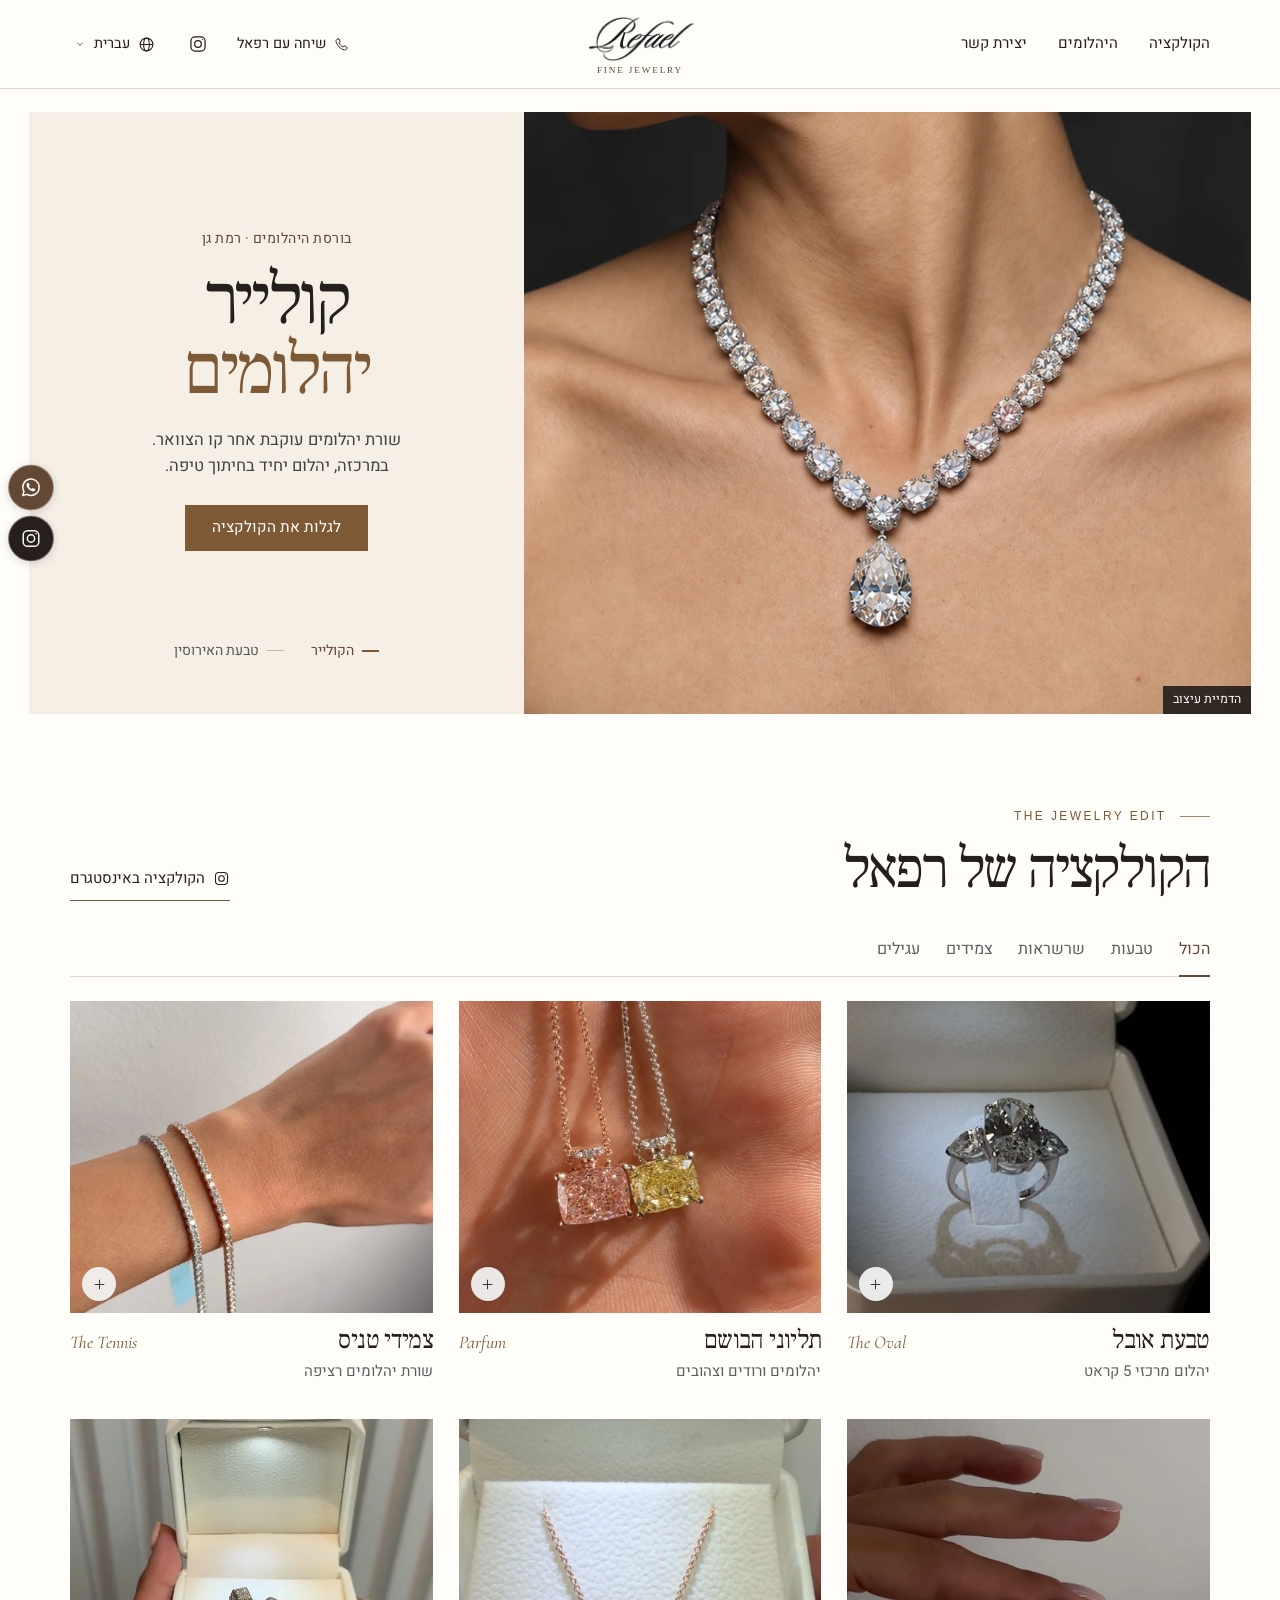
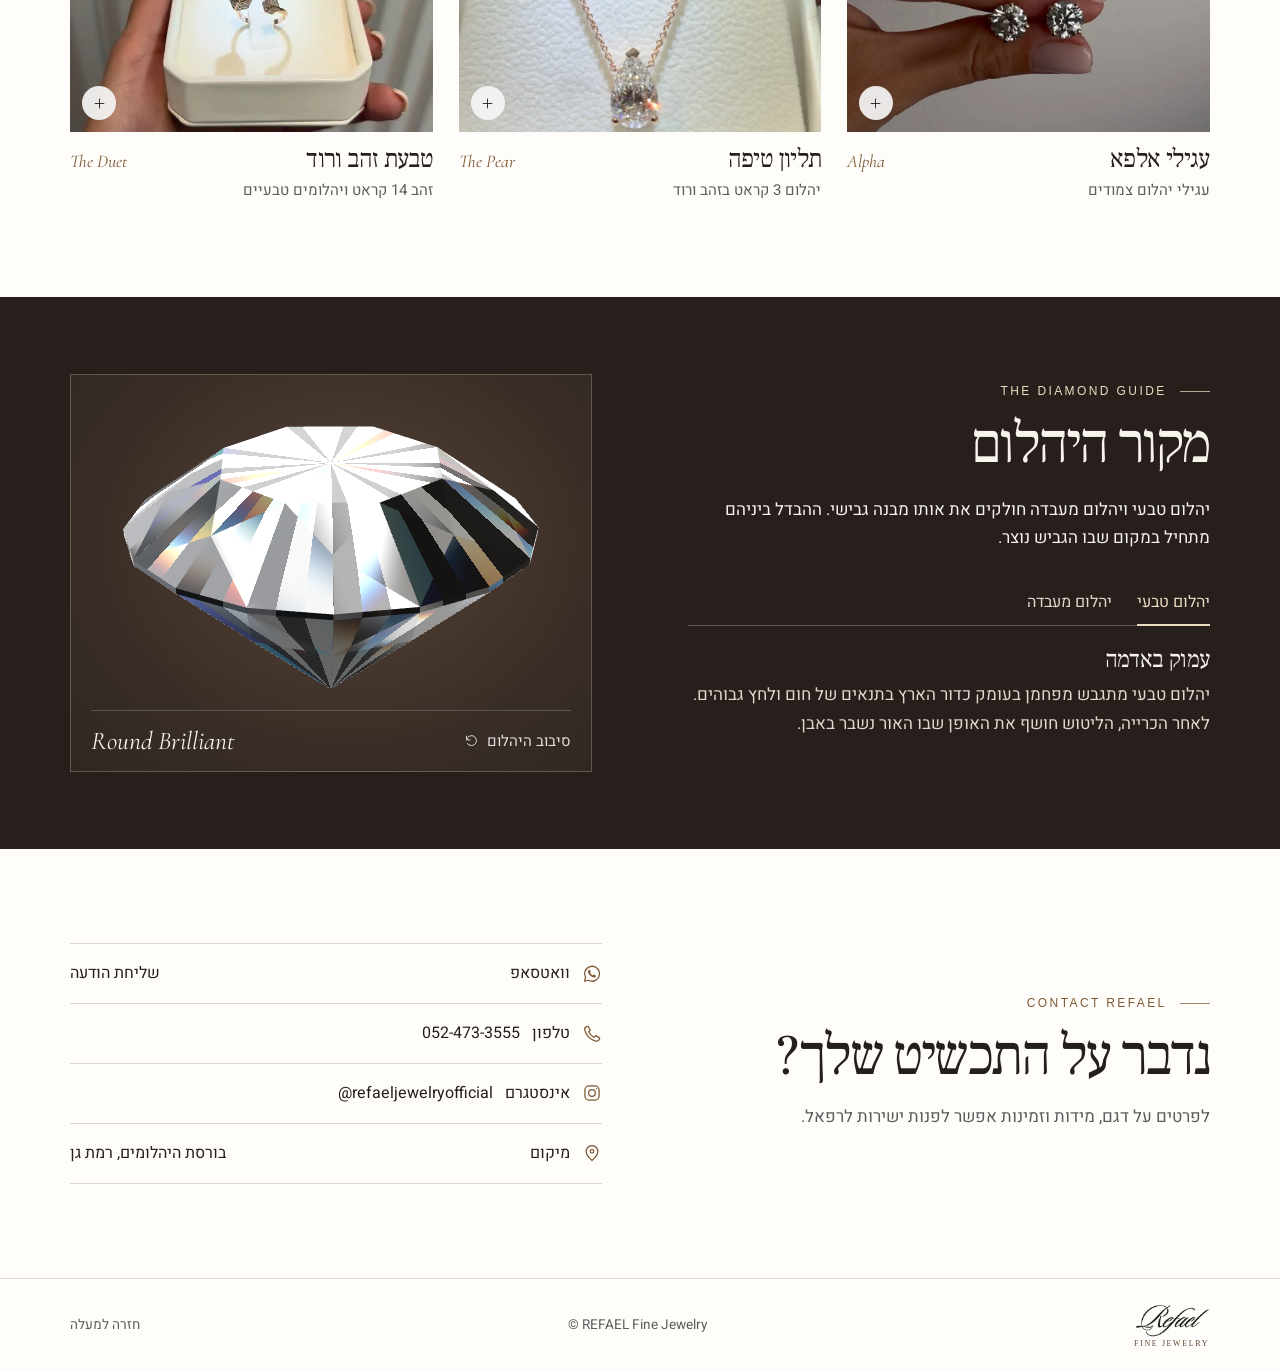
<file: index.html>
<!doctype html>
<html lang="he" dir="rtl"><head><meta charset="utf-8"><meta name="viewport" content="width=device-width, initial-scale=1, viewport-fit=cover">
<title>REFAEL | תכשיטי יהלומים בבורסת היהלומים ברמת גן</title>
<meta name="description" content="גלו את תכשיטי REFAEL. טבעות, תליונים, עגילים וצמידים עם יהלומים טבעיים ויהלומי מעבדה. בורסת היהלומים ברמת גן.">
<meta name="theme-color" content="#fffdfa"><meta property="og:type" content="website"><meta property="og:locale" content="he_IL"><meta property="og:title" content="REFAEL Fine Jewelry"><meta property="og:description" content="תכשיטי יהלומים בבורסת היהלומים ברמת גן"><meta property="og:image" content="https://ic3cr1pt.github.io/refael-fine-jewelry/assets/collier-share.jpg?v=color">
<link rel="icon" href="assets/favicon.svg" type="image/svg+xml"><link rel="stylesheet" href="style.css?v=storefront-bronze"><link rel="preload" as="font" type="font/woff2" href="assets/type/frank.woff2" crossorigin>
<script defer src="site.js?v=collier"></script><script defer src="diamond.js?v=diamond-fire"></script><link rel="alternate" hreflang="he" href="https://ic3cr1pt.github.io/refael-fine-jewelry/"><link rel="alternate" hreflang="en" href="https://ic3cr1pt.github.io/refael-fine-jewelry/en.html"><link rel="alternate" hreflang="ru" href="https://ic3cr1pt.github.io/refael-fine-jewelry/ru.html"><link rel="canonical" href="https://ic3cr1pt.github.io/refael-fine-jewelry/"></head>
<body>
<svg xmlns="http://www.w3.org/2000/svg" class="symbols" aria-hidden="true"><symbol id="i-instagram" viewBox="0 0 24 24"><rect x="3.5" y="3.5" width="17" height="17" rx="4.8"/><circle cx="12" cy="12" r="4"/><circle cx="17.5" cy="6.7" r=".85" fill="currentColor" stroke="none"/></symbol><symbol id="i-whatsapp" viewBox="0 0 24 24"><path d="M20.9 11.7a8.9 8.9 0 0 1-13.2 7.8l-4.7 1.2 1.3-4.6a8.9 8.9 0 1 1 16.6-4.4Z"/><path d="M8.2 7.2c.4-.4.8-.4 1.1-.1l1.1 2c.2.3.2.5-.1.8l-.6.7c.7 1.4 1.8 2.5 3.2 3.1l.8-.9c.2-.2.4-.3.7-.1l2 1c.3.2.4.5.2.9-.4 1.2-1.3 1.8-2.5 1.6-3.1-.6-6.3-3.6-6.9-6.4-.2-1 .2-1.9 1-2.6Z" fill="currentColor" stroke="none"/></symbol><symbol id="i-phone" viewBox="0 0 24 24"><path d="M7.7 3.2 10 7.5 7.9 9.4c1.5 3 3.5 5 6.6 6.7l2-2.1 4.1 2.3c.6.3.8 1 .5 1.7-.8 1.9-2.3 3-4.4 2.6C10.4 19.5 4.4 13.4 3.3 7c-.4-1.8.8-3.5 2.9-4.1.7-.2 1.2-.1 1.5.3Z"/></symbol><symbol id="i-menu" viewBox="0 0 24 24"><path d="M3 8h18M3 16h18"/></symbol><symbol id="i-close" viewBox="0 0 24 24"><path d="m6 6 12 12M18 6 6 18"/></symbol><symbol id="i-prev" viewBox="0 0 24 24"><path d="m14.5 6-6 6 6 6"/></symbol><symbol id="i-next" viewBox="0 0 24 24"><path d="m9.5 6 6 6-6 6"/></symbol><symbol id="i-plus" viewBox="0 0 24 24"><path d="M12 5v14M5 12h14"/></symbol><symbol id="i-pin" viewBox="0 0 24 24"><path d="M19 10c0 5-7 11-7 11S5 15 5 10a7 7 0 1 1 14 0Z"/><circle cx="12" cy="10" r="2.2"/></symbol><symbol id="i-rotate" viewBox="0 0 24 24"><path d="M4 11a8 8 0 1 1 1.5 6M4 5v6h6"/></symbol><symbol id="i-diamond" viewBox="0 0 24 24"><path d="M2 8.5 6 4h12l4 4.5L12 21 2 8.5ZM2 8.5h20M8.5 8.5 12 21l3.5-12.5L12 4l-3.5 4.5Z"/></symbol><symbol id="i-chevron" viewBox="0 0 24 24"><path d="m7 10 5 5 5-5"/></symbol></svg>
<a class="skip" href="#main">דילוג לתוכן</a>
<header class="site-header"><div class="header-inner">
 <button class="mobile-menu icon-btn" aria-label="פתיחת תפריט" aria-controls="primary-nav" aria-expanded="false" hidden><svg class="icon" aria-hidden="true" focusable="false"><use href="#i-menu"></use></svg></button>
 <nav id="primary-nav" class="main-nav" aria-label="ניווט ראשי"><a href="#collection">הקולקציה</a><a href="#diamonds">היהלומים</a><a href="#contact">יצירת קשר</a></nav>
 <a class="home" href="#home" aria-label="רפאל, לדף הבית"><span class="logo"><img src="assets/refael-signature.png" alt="Refael" width="112" height="52"><span lang="en" dir="ltr">FINE JEWELRY</span></span></a>
 <div class="nav-contact"><a class="phone-link" href="tel:+972524733555"><svg class="icon" aria-hidden="true" focusable="false"><use href="#i-phone"></use></svg><span>שיחה עם רפאל</span></a><a class="ig-link icon-btn" href="https://www.instagram.com/refaeljewelryofficial/" target="_blank" rel="noopener noreferrer" aria-label="רפאל באינסטגרם"><svg class="icon" aria-hidden="true" focusable="false"><use href="#i-instagram"></use></svg></a><details class="lang"><summary aria-label="בחירת שפה · עברית"><svg class="icon" aria-hidden="true" viewBox="0 0 24 24"><circle cx="12" cy="12" r="9"/><ellipse cx="12" cy="12" rx="4" ry="9"/><path d="M3 12h18"/></svg><span>עברית</span><svg class="icon down" aria-hidden="true" focusable="false"><use href="#i-chevron"></use></svg></summary><div class="lang-menu"><a href="index.html" lang="he" hreflang="he" aria-current="page">עברית <span aria-hidden="true">✓</span></a><a href="en.html" lang="en" hreflang="en">English</a><a href="ru.html" lang="ru" hreflang="ru">Русский</a></div></details></div>
</div></header>
<main id="main">
<section class="hero" id="home" aria-labelledby="hero-title">
  <h1 id="hero-title" class="sr-only">תכשיטי היהלומים של REFAEL</h1>
  <article class="campaign-scene" id="scene-collier" aria-labelledby="title-collier">
    <figure class="campaign-visual"><picture><source media="(max-width: 680px)" srcset="assets/collier-portrait.webp?v=color"><img src="assets/collier.webp?v=color" width="1044" height="783" fetchpriority="high" alt="הדמיה של קולייר יהלומים עם תליון טיפה על הצוואר"></picture><figcaption dir="auto">הדמיית עיצוב</figcaption></figure>
    <div class="campaign-copy" dir="rtl">
      <p class="campaign-origin">בורסת היהלומים · רמת גן</p>
      <h2 id="title-collier">קולייר <em>יהלומים</em></h2>
      <p class="campaign-description">שורת יהלומים עוקבת אחר קו הצוואר. במרכזה, יהלום יחיד בחיתוך טיפה.</p>
      <a class="campaign-link" href="#collection">לגלות את הקולקציה</a>
    </div>
  </article>
  <article class="campaign-scene" id="scene-engagement" aria-labelledby="title-engagement" hidden>
    <figure class="campaign-visual"><img src="assets/engagement-oval.webp?v=color" width="738" height="618" loading="lazy" alt="צילום אירוסין של REFAEL. יד עם טבעת יהלום אובל מונחת על חולצה לבנה"><figcaption dir="auto">צילום של REFAEL</figcaption></figure>
    <div class="campaign-copy" dir="rtl">
      <p class="campaign-origin">בורסת היהלומים · רמת גן</p>
      <h2 id="title-engagement">טבעת <em>האירוסין</em></h2>
      <p class="campaign-description">יהלום אובל במשקל 6.05 קראט, בצבע E ובניקיון VVS, על טבעת דקה.</p>
      <a class="campaign-link" href="https://wa.me/972524733555?text=%D7%94%D7%99%D7%99%20%D7%A8%D7%A4%D7%90%D7%9C%2C%20%D7%90%D7%A9%D7%9E%D7%97%20%D7%9C%D7%A4%D7%A8%D7%98%D7%99%D7%9D%20%D7%A2%D7%9C%20%D7%98%D7%91%D7%A2%D7%AA%20%D7%94%D7%90%D7%99%D7%A8%D7%95%D7%A1%D7%99%D7%9F%20%D7%A2%D7%9D%20%D7%99%D7%94%D7%9C%D7%95%D7%9D%20%D7%94%D7%90%D7%95%D7%91%D7%9C%20%D7%91%D7%9E%D7%A9%D7%A7%D7%9C%206.05%20%D7%A7%D7%A8%D7%90%D7%98." target="_blank" rel="noopener noreferrer">לפרטים על הטבעת</a>
    </div>
  </article>
  <div class="campaign-selector" dir="rtl" role="group" aria-label="בחרו תכשיט לתצוגה" hidden>
    <button type="button" aria-pressed="true" aria-controls="scene-collier">הקולייר</button>
    <button type="button" aria-pressed="false" aria-controls="scene-engagement">טבעת האירוסין</button>
  </div>
</section>
<section class="collection section-pad" id="collection" aria-labelledby="collection-title"><div class="wrap">
 <div class="section-intro"><div><p class="kicker" dir="ltr" lang="en">THE JEWELRY EDIT<span></span></p><h2 id="collection-title">הקולקציה של רפאל</h2></div>
 <a class="text-link" href="https://www.instagram.com/refaeljewelryofficial/" target="_blank" rel="noopener noreferrer"><svg class="icon" aria-hidden="true" focusable="false"><use href="#i-instagram"></use></svg>הקולקציה באינסטגרם</a></div>
 <div class="filters" role="group" aria-label="סינון לפי סוג תכשיט" hidden><button aria-pressed="true" data-filter="הכול">הכול</button><button aria-pressed="false" data-filter="טבעות">טבעות</button><button aria-pressed="false" data-filter="שרשראות">שרשראות</button><button aria-pressed="false" data-filter="צמידים">צמידים</button><button aria-pressed="false" data-filter="עגילים">עגילים</button></div><p id="filter-status" class="sr-only" aria-live="polite"></p>
 <div class="pieces"><article class="piece" data-category="טבעות" data-description="יהלום בחיתוך אובל במשקל 5 קראט, ולצדדיו שני יהלומים בחיתוך טיפה במשקל כולל של קראט אחד.">
  <a class="piece-open" href="https://www.instagram.com/reel/DfvFI4Bxrm-/" target="_blank" rel="noopener noreferrer" aria-label="פרטים על טבעת אובל">
   <div class="piece-photo"><img src="assets/editorial/oval-ring.webp" alt="טבעת יהלום אובל ושתי אבני צד בקופסת תכשיטים" width="960" height="960" loading="lazy"><span class="enlarge"><svg class="icon" aria-hidden="true" focusable="false"><use href="#i-plus"></use></svg></span></div>
   <div class="piece-line"><h3>טבעת אובל</h3><span class="piece-latin" lang="en" dir="ltr">The Oval</span></div><p class="piece-sub">יהלום מרכזי 5 קראט</p>
  </a></article><article class="piece" data-category="שרשראות" data-description="שני תליונים בצורת בקבוק בושם. בכל אחד יהלום בחיתוך כרית במשקל 3 קראט, בגוון Fancy Pink או Fancy Yellow, עם תעודת IGI.">
  <a class="piece-open" href="https://www.instagram.com/p/DfzTpkukRz6/" target="_blank" rel="noopener noreferrer" aria-label="פרטים על תליוני הבושם">
   <div class="piece-photo"><img src="assets/editorial/perfume-pendants.webp" alt="זוג תליוני יהלומים בצורת בקבוק בושם, בוורוד ובצהוב" width="960" height="960" loading="lazy"><span class="enlarge"><svg class="icon" aria-hidden="true" focusable="false"><use href="#i-plus"></use></svg></span></div>
   <div class="piece-line"><h3>תליוני הבושם</h3><span class="piece-latin" lang="en" dir="ltr">Parfum</span></div><p class="piece-sub">יהלומים ורודים וצהובים</p>
  </a></article><article class="piece" data-category="צמידים" data-description="שני צמידי טניס זה לצד זה על פרק היד. שורת היהלומים הרציפה מאפשרת לראות את ההבדל בין שני העוביים.">
  <a class="piece-open" href="https://www.instagram.com/reel/DeyWcpuMUyS/" target="_blank" rel="noopener noreferrer" aria-label="פרטים על צמידי טניס">
   <div class="piece-photo"><img src="assets/editorial/tennis-bracelets.webp" alt="שני צמידי טניס משובצים ביהלומים על פרק היד" width="960" height="960" loading="lazy"><span class="enlarge"><svg class="icon" aria-hidden="true" focusable="false"><use href="#i-plus"></use></svg></span></div>
   <div class="piece-line"><h3>צמידי טניס</h3><span class="piece-latin" lang="en" dir="ltr">The Tennis</span></div><p class="piece-sub">שורת יהלומים רציפה</p>
  </a></article><article class="piece" data-category="עגילים" data-description="זוג עגילי היהלום מדגם Alpha של רפאל, עם הסוגר הייחודי של הדגם.">
  <a class="piece-open" href="https://www.instagram.com/reel/DeyVAXkMa7I/" target="_blank" rel="noopener noreferrer" aria-label="פרטים על עגילי אלפא">
   <div class="piece-photo"><img src="assets/editorial/alpha-earrings.webp" alt="זוג עגילי יהלומים עגולים המוחזקים בין האצבעות" width="960" height="960" loading="lazy"><span class="enlarge"><svg class="icon" aria-hidden="true" focusable="false"><use href="#i-plus"></use></svg></span></div>
   <div class="piece-line"><h3>עגילי אלפא</h3><span class="piece-latin" lang="en" dir="ltr">Alpha</span></div><p class="piece-sub">עגילי יהלום צמודים</p>
  </a></article><article class="piece" data-category="שרשראות" data-description="יהלום יחיד בחיתוך טיפה במשקל 3 קראט תלוי על שרשרת זהב ורוד.">
  <a class="piece-open" href="https://www.instagram.com/reel/DfUi5wKRrn6/" target="_blank" rel="noopener noreferrer" aria-label="פרטים על תליון טיפה">
   <div class="piece-photo"><img src="assets/editorial/pear-pendant.webp" alt="שרשרת זהב ורוד עם תליון יהלום בחיתוך טיפה" width="960" height="960" loading="lazy"><span class="enlarge"><svg class="icon" aria-hidden="true" focusable="false"><use href="#i-plus"></use></svg></span></div>
   <div class="piece-line"><h3>תליון טיפה</h3><span class="piece-latin" lang="en" dir="ltr">The Pear</span></div><p class="piece-sub">יהלום 3 קראט בזהב ורוד</p>
  </a></article><article class="piece" data-category="טבעות" data-description="טבעת פתוחה מזהב ורוד 14 קראט, עם שני יהלומים טבעיים הניצבים זה מול זה.">
  <a class="piece-open" href="https://www.instagram.com/reel/DcdBX_GtRB9/" target="_blank" rel="noopener noreferrer" aria-label="פרטים על טבעת זהב ורוד">
   <div class="piece-photo"><img src="assets/editorial/rose-gold-ring.webp" alt="טבעת זהב ורוד פתוחה עם יהלומים בקופסה בהירה" width="960" height="960" loading="lazy"><span class="enlarge"><svg class="icon" aria-hidden="true" focusable="false"><use href="#i-plus"></use></svg></span></div>
   <div class="piece-line"><h3>טבעת זהב ורוד</h3><span class="piece-latin" lang="en" dir="ltr">The Duet</span></div><p class="piece-sub">זהב 14 קראט ויהלומים טבעיים</p>
  </a></article></div>
</div></section>
<section class="diamond-section" id="diamonds" aria-labelledby="diamond-title"><div class="wrap diamond-grid">
 <div class="diamond-copy"><p class="kicker light" dir="ltr" lang="en">THE DIAMOND GUIDE<span></span></p><h2 id="diamond-title">מקור היהלום</h2>
 <p class="diamond-lead">יהלום טבעי ויהלום מעבדה חולקים את אותו מבנה גבישי. ההבדל ביניהם מתחיל במקום שבו הגביש נוצר.</p>
 <div class="diamond-tabs" role="group" aria-label="בחירת מקור היהלום" hidden><button aria-pressed="true" aria-controls="natural" data-origin="natural">יהלום טבעי</button><button aria-pressed="false" aria-controls="lab" data-origin="lab">יהלום מעבדה</button></div>
 <div class="origin-info" aria-live="polite"><div id="natural"><h3>עמוק באדמה</h3><p>יהלום טבעי מתגבש מפחמן בעומק כדור הארץ בתנאים של חום ולחץ גבוהים. לאחר הכרייה, הליטוש חושף את האופן שבו האור נשבר באבן.</p></div>
 <div id="lab"><h3>בסביבה מבוקרת</h3><p>יהלום מעבדה גדל מגביש זעיר בתנאים מבוקרים. גם אותו חותכים ומלטשים, ואיכות החיתוך משפיעה על האור שחוזר לעין.</p></div></div>
 </div><figure class="diamond-stage" aria-label="הדמיית יהלום בחיתוך עגול"><div class="gem-frame"><img class="gem-fallback" src="assets/round-brilliant.webp" alt="" width="650" height="419" loading="lazy"><canvas id="gem" aria-hidden="true"></canvas></div>
 <figcaption><span lang="en" dir="ltr">Round Brilliant</span><button id="turn-gem" hidden><svg class="icon" aria-hidden="true" focusable="false"><use href="#i-rotate"></use></svg>סיבוב היהלום</button></figcaption></figure>
</div></section>
<section class="contact section-pad" id="contact" aria-labelledby="contact-title"><div class="wrap contact-grid"><div><p class="kicker" dir="ltr" lang="en">CONTACT REFAEL<span></span></p><h2 id="contact-title">נדבר על התכשיט שלך?</h2><p>לפרטים על דגם, מידות וזמינות אפשר לפנות ישירות לרפאל.</p></div><div class="contact-list">
 <a class="contact-whatsapp" href="https://wa.me/972524733555?text=%D7%94%D7%99%D7%99%20%D7%A8%D7%A4%D7%90%D7%9C%2C%20%D7%90%D7%A9%D7%9E%D7%97%20%D7%9C%D7%A4%D7%A8%D7%98%D7%99%D7%9D%20%D7%A2%D7%9C%20%D7%94%D7%AA%D7%9B%D7%A9%D7%99%D7%98%D7%99%D7%9D%20%D7%A9%D7%9C%D7%9B%D7%9D." target="_blank" rel="noopener noreferrer"><svg class="icon" aria-hidden="true" focusable="false"><use href="#i-whatsapp"></use></svg><span>וואטסאפ</span><b>שליחת הודעה</b></a>
 <a href="tel:+972524733555"><svg class="icon" aria-hidden="true" focusable="false"><use href="#i-phone"></use></svg><span>טלפון</span><b dir="ltr">052-473-3555</b></a>
 <a href="https://www.instagram.com/refaeljewelryofficial/" target="_blank" rel="noopener noreferrer"><svg class="icon" aria-hidden="true" focusable="false"><use href="#i-instagram"></use></svg><span>אינסטגרם</span><b dir="ltr">@refaeljewelryofficial</b></a>
 <div><svg class="icon" aria-hidden="true" focusable="false"><use href="#i-pin"></use></svg><span>מיקום</span><b>בורסת היהלומים, רמת גן</b></div>
 </div></div></section>
</main><footer><div class="wrap footer-inner"><a href="#home" aria-label="חזרה לראש העמוד"><span class="logo"><img src="assets/refael-signature.png" alt="Refael" width="112" height="52"><span lang="en" dir="ltr">FINE JEWELRY</span></span></a><span lang="en" dir="ltr">© REFAEL Fine Jewelry</span><a class="back-top" href="#home">חזרה למעלה</a></div></footer>
<nav class="social-dock" aria-label="יצירת קשר מהירה"><a class="dock-wa" href="https://wa.me/972524733555?text=%D7%94%D7%99%D7%99%20%D7%A8%D7%A4%D7%90%D7%9C%2C%20%D7%90%D7%A9%D7%9E%D7%97%20%D7%9C%D7%A4%D7%A8%D7%98%D7%99%D7%9D%20%D7%A2%D7%9C%20%D7%94%D7%AA%D7%9B%D7%A9%D7%99%D7%98%D7%99%D7%9D%20%D7%A9%D7%9C%D7%9B%D7%9D." target="_blank" rel="noopener noreferrer" aria-label="רפאל בוואטסאפ" title="רפאל בוואטסאפ"><svg class="icon" aria-hidden="true" focusable="false"><use href="#i-whatsapp"></use></svg><span>וואטסאפ</span></a><a class="dock-ig" href="https://www.instagram.com/refaeljewelryofficial/" target="_blank" rel="noopener noreferrer" aria-label="רפאל באינסטגרם" title="רפאל באינסטגרם"><svg class="icon" aria-hidden="true" focusable="false"><use href="#i-instagram"></use></svg><span>Instagram</span></a></nav>
<dialog id="piece-dialog" aria-labelledby="detail-title"><button class="dialog-close icon-btn" aria-label="סגירת פרטי התכשיט"><svg class="icon" aria-hidden="true" focusable="false"><use href="#i-close"></use></svg></button>
<div class="dialog-inner"><div class="detail-photo"><img id="detail-image" alt="" width="720" height="720"></div><div class="detail-copy"><p class="kicker" id="detail-kicker" lang="en" dir="ltr"></p><h2 id="detail-title"></h2><p id="detail-description"></p><a class="button-dark detail-whatsapp" href="https://wa.me/972524733555?text=%D7%94%D7%99%D7%99%20%D7%A8%D7%A4%D7%90%D7%9C%2C%20%D7%90%D7%A9%D7%9E%D7%97%20%D7%9C%D7%A4%D7%A8%D7%98%D7%99%D7%9D%20%D7%A2%D7%9C%20%D7%94%D7%AA%D7%9B%D7%A9%D7%99%D7%98%D7%99%D7%9D%20%D7%A9%D7%9C%D7%9B%D7%9D." target="_blank" rel="noopener noreferrer"><svg class="icon" aria-hidden="true" focusable="false"><use href="#i-whatsapp"></use></svg>בירור על התכשיט בוואטסאפ</a><a class="detail-phone text-link" href="tel:+972524733555"><svg class="icon" aria-hidden="true" focusable="false"><use href="#i-phone"></use></svg>לשיחה על התכשיט</a><a class="text-link" id="detail-post" target="_blank" rel="noopener noreferrer"><svg class="icon" aria-hidden="true" focusable="false"><use href="#i-instagram"></use></svg>לפוסט המקורי</a></div></div></dialog>
</body></html>
</file>
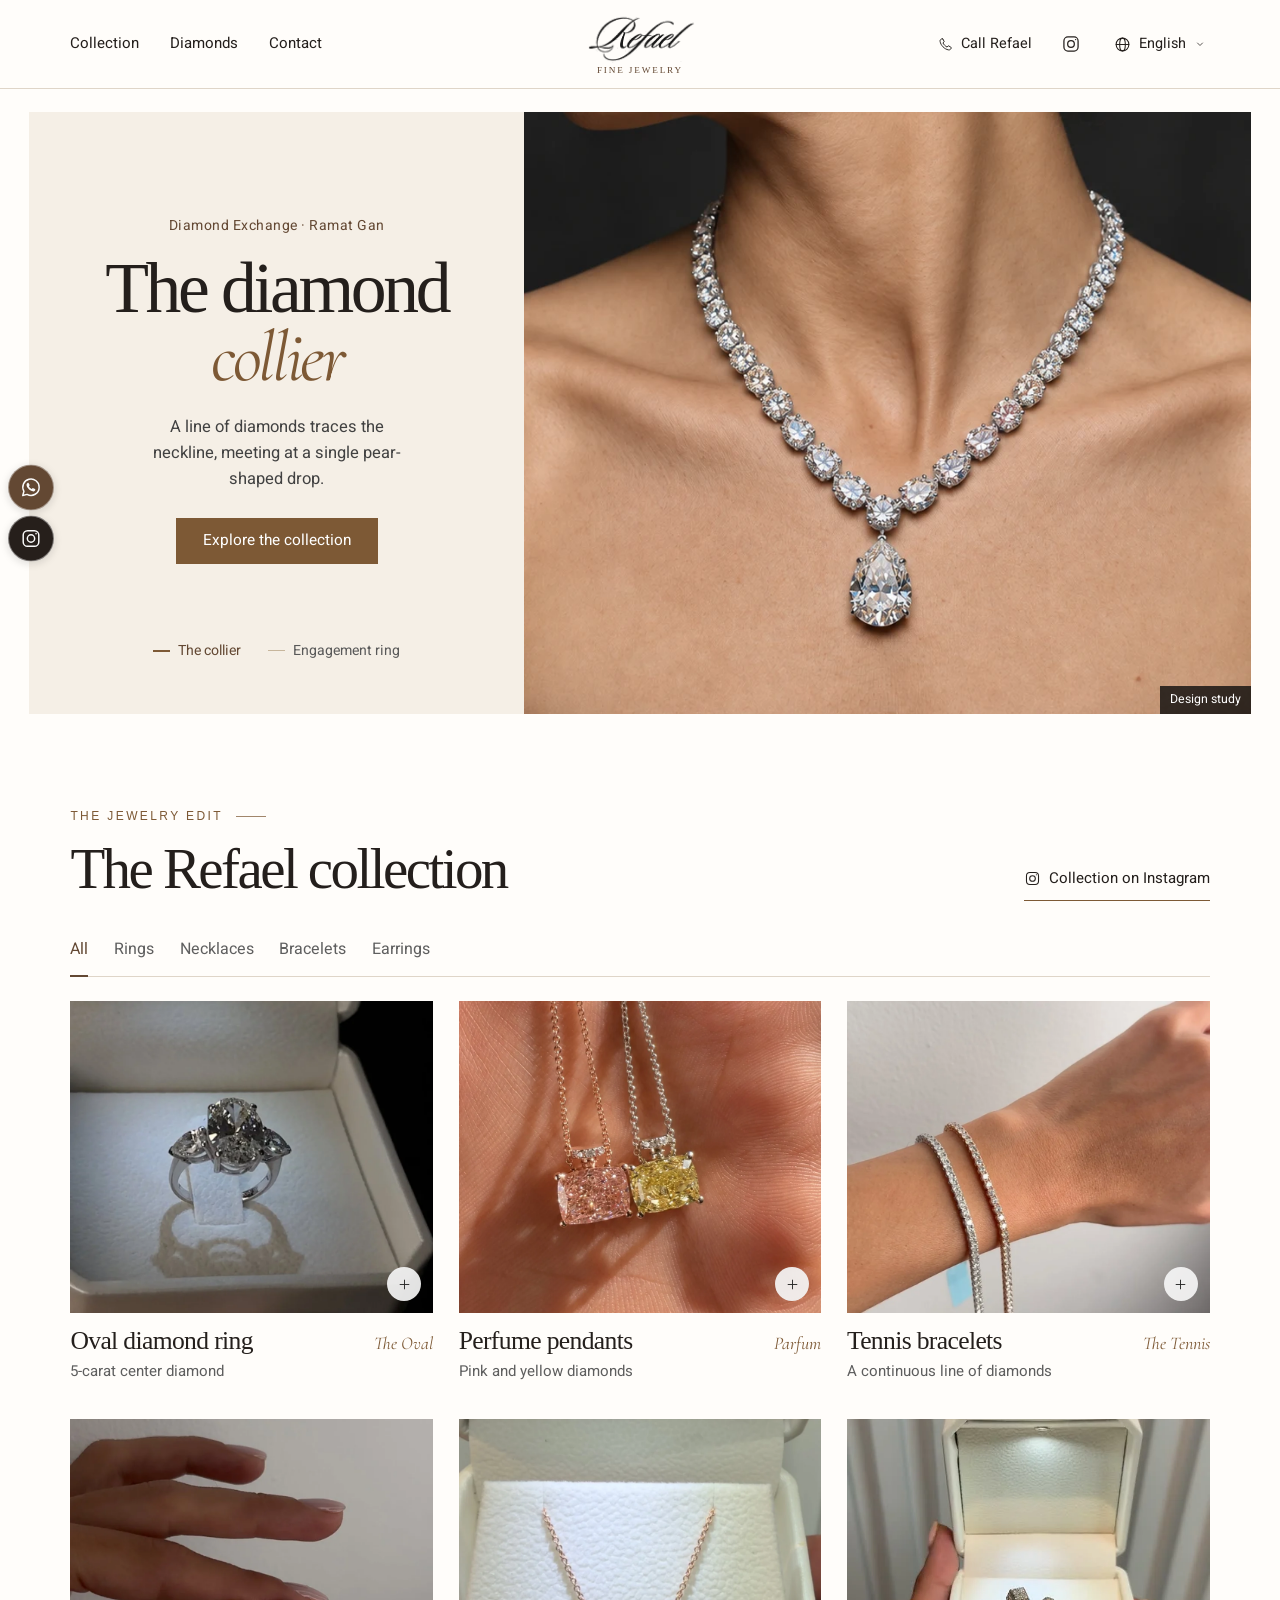
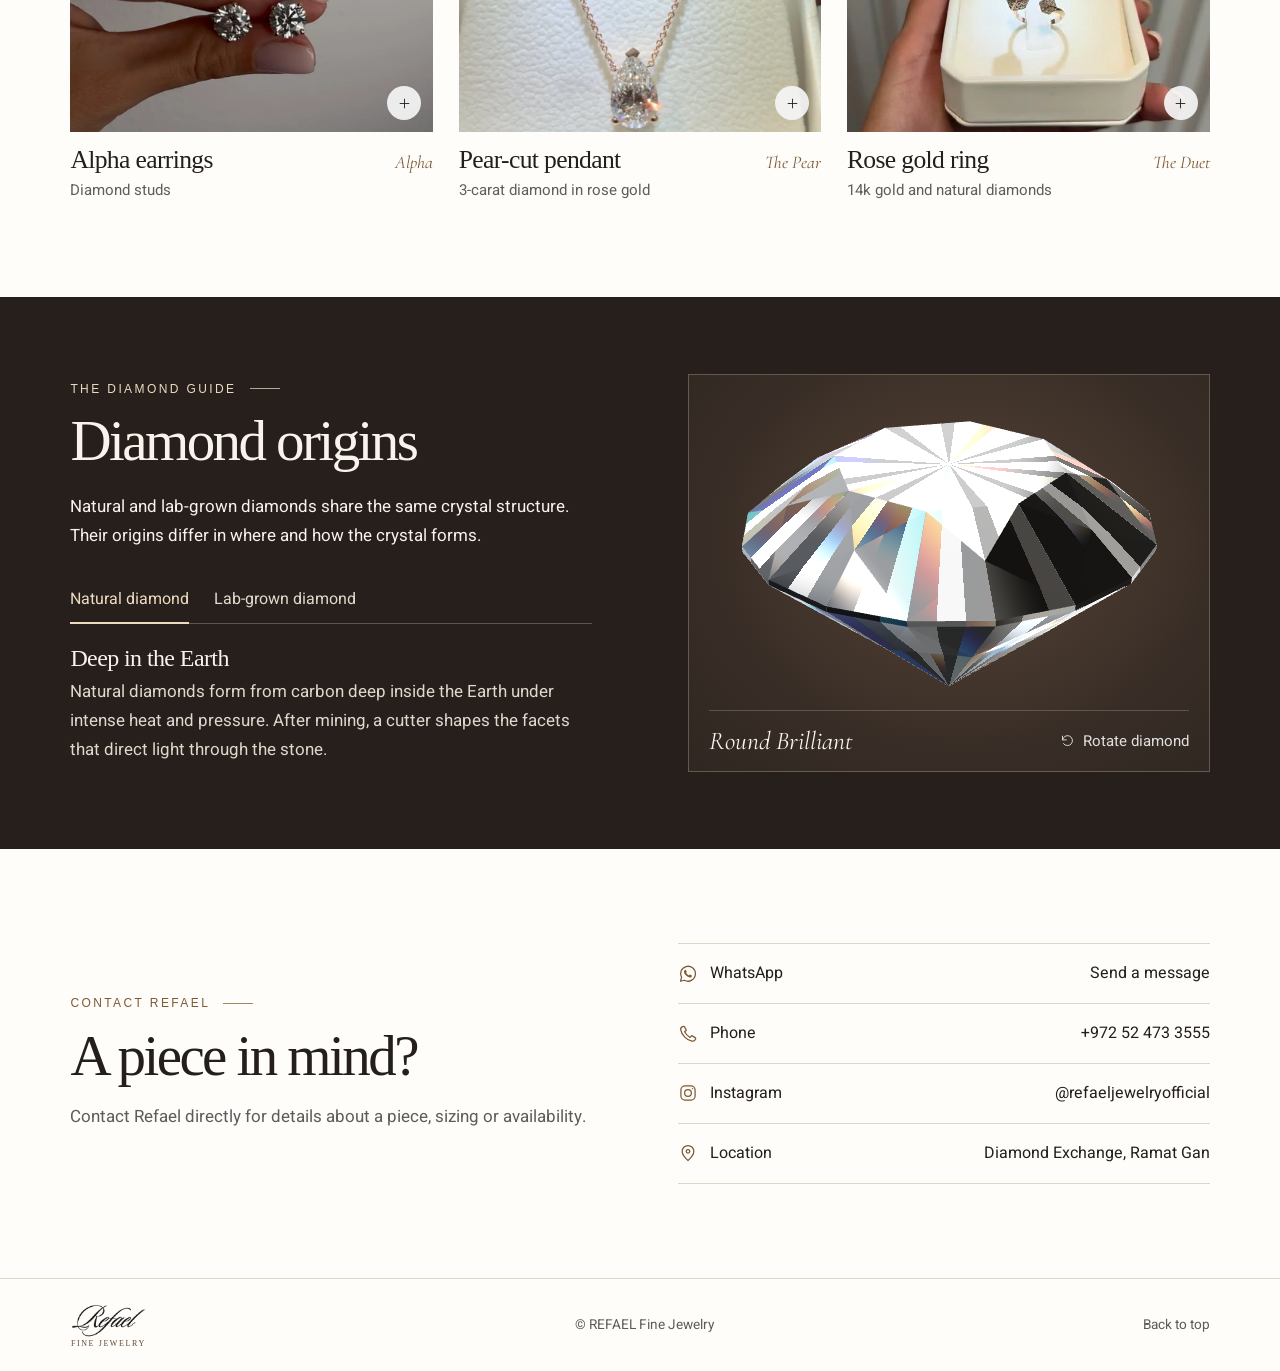
<file: en.html>
<!doctype html>
<html lang="en" dir="ltr"><head><meta charset="utf-8"><meta name="viewport" content="width=device-width, initial-scale=1, viewport-fit=cover">
<title>REFAEL | Diamond jewelry at the Ramat Gan Diamond Exchange</title>
<meta name="description" content="Explore rings, pendants, earrings and bracelets by REFAEL. Natural and lab-grown diamonds at the Ramat Gan Diamond Exchange.">
<meta name="theme-color" content="#fffdfa"><meta property="og:type" content="website"><meta property="og:locale" content="en_US"><meta property="og:title" content="REFAEL Fine Jewelry"><meta property="og:description" content="Diamond jewelry at the Ramat Gan Diamond Exchange"><meta property="og:image" content="https://ic3cr1pt.github.io/refael-fine-jewelry/assets/collier-share.jpg?v=color">
<link rel="icon" href="assets/favicon.svg" type="image/svg+xml"><link rel="stylesheet" href="style.css?v=storefront-bronze"><link rel="preload" as="font" type="font/woff2" href="assets/type/frank.woff2" crossorigin>
<script defer src="site.js?v=collier"></script><script defer src="diamond.js?v=diamond-fire"></script><link rel="alternate" hreflang="he" href="https://ic3cr1pt.github.io/refael-fine-jewelry/"><link rel="alternate" hreflang="en" href="https://ic3cr1pt.github.io/refael-fine-jewelry/en.html"><link rel="alternate" hreflang="ru" href="https://ic3cr1pt.github.io/refael-fine-jewelry/ru.html"><link rel="canonical" href="https://ic3cr1pt.github.io/refael-fine-jewelry/en.html"></head>
<body>
<svg xmlns="http://www.w3.org/2000/svg" class="symbols" aria-hidden="true"><symbol id="i-instagram" viewBox="0 0 24 24"><rect x="3.5" y="3.5" width="17" height="17" rx="4.8"/><circle cx="12" cy="12" r="4"/><circle cx="17.5" cy="6.7" r=".85" fill="currentColor" stroke="none"/></symbol><symbol id="i-whatsapp" viewBox="0 0 24 24"><path d="M20.9 11.7a8.9 8.9 0 0 1-13.2 7.8l-4.7 1.2 1.3-4.6a8.9 8.9 0 1 1 16.6-4.4Z"/><path d="M8.2 7.2c.4-.4.8-.4 1.1-.1l1.1 2c.2.3.2.5-.1.8l-.6.7c.7 1.4 1.8 2.5 3.2 3.1l.8-.9c.2-.2.4-.3.7-.1l2 1c.3.2.4.5.2.9-.4 1.2-1.3 1.8-2.5 1.6-3.1-.6-6.3-3.6-6.9-6.4-.2-1 .2-1.9 1-2.6Z" fill="currentColor" stroke="none"/></symbol><symbol id="i-phone" viewBox="0 0 24 24"><path d="M7.7 3.2 10 7.5 7.9 9.4c1.5 3 3.5 5 6.6 6.7l2-2.1 4.1 2.3c.6.3.8 1 .5 1.7-.8 1.9-2.3 3-4.4 2.6C10.4 19.5 4.4 13.4 3.3 7c-.4-1.8.8-3.5 2.9-4.1.7-.2 1.2-.1 1.5.3Z"/></symbol><symbol id="i-menu" viewBox="0 0 24 24"><path d="M3 8h18M3 16h18"/></symbol><symbol id="i-close" viewBox="0 0 24 24"><path d="m6 6 12 12M18 6 6 18"/></symbol><symbol id="i-prev" viewBox="0 0 24 24"><path d="m14.5 6-6 6 6 6"/></symbol><symbol id="i-next" viewBox="0 0 24 24"><path d="m9.5 6 6 6-6 6"/></symbol><symbol id="i-plus" viewBox="0 0 24 24"><path d="M12 5v14M5 12h14"/></symbol><symbol id="i-pin" viewBox="0 0 24 24"><path d="M19 10c0 5-7 11-7 11S5 15 5 10a7 7 0 1 1 14 0Z"/><circle cx="12" cy="10" r="2.2"/></symbol><symbol id="i-rotate" viewBox="0 0 24 24"><path d="M4 11a8 8 0 1 1 1.5 6M4 5v6h6"/></symbol><symbol id="i-diamond" viewBox="0 0 24 24"><path d="M2 8.5 6 4h12l4 4.5L12 21 2 8.5ZM2 8.5h20M8.5 8.5 12 21l3.5-12.5L12 4l-3.5 4.5Z"/></symbol><symbol id="i-chevron" viewBox="0 0 24 24"><path d="m7 10 5 5 5-5"/></symbol></svg>
<a class="skip" href="#main">Skip to content</a>
<header class="site-header"><div class="header-inner">
 <button class="mobile-menu icon-btn" aria-label="Open navigation" aria-controls="primary-nav" aria-expanded="false" hidden><svg class="icon" aria-hidden="true" focusable="false"><use href="#i-menu"></use></svg></button>
 <nav id="primary-nav" class="main-nav" aria-label="Main navigation"><a href="#collection">Collection</a><a href="#diamonds">Diamonds</a><a href="#contact">Contact</a></nav>
 <a class="home" href="#home" aria-label="Refael home"><span class="logo"><img src="assets/refael-signature.png" alt="Refael" width="112" height="52"><span lang="en" dir="ltr">FINE JEWELRY</span></span></a>
 <div class="nav-contact"><a class="phone-link" href="tel:+972524733555"><svg class="icon" aria-hidden="true" focusable="false"><use href="#i-phone"></use></svg><span>Call Refael</span></a><a class="ig-link icon-btn" href="https://www.instagram.com/refaeljewelryofficial/" target="_blank" rel="noopener noreferrer" aria-label="Refael on Instagram"><svg class="icon" aria-hidden="true" focusable="false"><use href="#i-instagram"></use></svg></a><details class="lang"><summary aria-label="Choose language · English"><svg class="icon" aria-hidden="true" viewBox="0 0 24 24"><circle cx="12" cy="12" r="9"/><ellipse cx="12" cy="12" rx="4" ry="9"/><path d="M3 12h18"/></svg><span>English</span><svg class="icon down" aria-hidden="true" focusable="false"><use href="#i-chevron"></use></svg></summary><div class="lang-menu"><a href="index.html" lang="he" hreflang="he">עברית</a><a href="en.html" lang="en" hreflang="en" aria-current="page">English <span aria-hidden="true">✓</span></a><a href="ru.html" lang="ru" hreflang="ru">Русский</a></div></details></div>
</div></header>
<main id="main">
<section class="hero" id="home" aria-labelledby="hero-title">
  <h1 id="hero-title" class="sr-only">Diamond jewelry by REFAEL</h1>
  <article class="campaign-scene" id="scene-collier" aria-labelledby="title-collier">
    <figure class="campaign-visual"><picture><source media="(max-width: 680px)" srcset="assets/collier-portrait.webp?v=color"><img src="assets/collier.webp?v=color" width="1044" height="783" fetchpriority="high" alt="Design study of a diamond collier with a pear-shaped drop worn at the neck"></picture><figcaption dir="auto">Design study</figcaption></figure>
    <div class="campaign-copy" dir="ltr">
      <p class="campaign-origin">Diamond Exchange · Ramat Gan</p>
      <h2 id="title-collier">The diamond <em>collier</em></h2>
      <p class="campaign-description">A line of diamonds traces the neckline, meeting at a single pear-shaped drop.</p>
      <a class="campaign-link" href="#collection">Explore the collection</a>
    </div>
  </article>
  <article class="campaign-scene" id="scene-engagement" aria-labelledby="title-engagement" hidden>
    <figure class="campaign-visual"><img src="assets/engagement-oval.webp?v=color" width="738" height="618" loading="lazy" alt="Refael engagement photograph of a hand wearing an oval diamond ring against a white shirt"><figcaption dir="auto">Photograph by REFAEL</figcaption></figure>
    <div class="campaign-copy" dir="ltr">
      <p class="campaign-origin">Diamond Exchange · Ramat Gan</p>
      <h2 id="title-engagement">The engagement <em>ring</em></h2>
      <p class="campaign-description">A 6.05-carat oval diamond on a fine band, with E color and VVS clarity.</p>
      <a class="campaign-link" href="https://wa.me/972524733555?text=Hello%20Refael%2C%20I%20would%20like%20to%20ask%20about%20the%20engagement%20ring%20with%20the%206.05-carat%20oval%20diamond." target="_blank" rel="noopener noreferrer">Enquire about the ring</a>
    </div>
  </article>
  <div class="campaign-selector" dir="ltr" role="group" aria-label="Choose a piece to view" hidden>
    <button type="button" aria-pressed="true" aria-controls="scene-collier">The collier</button>
    <button type="button" aria-pressed="false" aria-controls="scene-engagement">Engagement ring</button>
  </div>
</section>
<section class="collection section-pad" id="collection" aria-labelledby="collection-title"><div class="wrap">
 <div class="section-intro"><div><p class="kicker" dir="ltr" lang="en">THE JEWELRY EDIT<span></span></p><h2 id="collection-title">The Refael collection</h2></div>
 <a class="text-link" href="https://www.instagram.com/refaeljewelryofficial/" target="_blank" rel="noopener noreferrer"><svg class="icon" aria-hidden="true" focusable="false"><use href="#i-instagram"></use></svg>Collection on Instagram</a></div>
 <div class="filters" role="group" aria-label="Filter by jewelry type" hidden><button aria-pressed="true" data-filter="All">All</button><button aria-pressed="false" data-filter="Rings">Rings</button><button aria-pressed="false" data-filter="Necklaces">Necklaces</button><button aria-pressed="false" data-filter="Bracelets">Bracelets</button><button aria-pressed="false" data-filter="Earrings">Earrings</button></div><p id="filter-status" class="sr-only" aria-live="polite"></p>
 <div class="pieces"><article class="piece" data-category="Rings" data-description="A 5-carat oval-cut diamond is flanked by two pear-cut side stones with a combined weight of 1 carat.">
  <a class="piece-open" href="https://www.instagram.com/reel/DfvFI4Bxrm-/" target="_blank" rel="noopener noreferrer" aria-label="View details for Oval diamond ring">
   <div class="piece-photo"><img src="assets/editorial/oval-ring.webp" alt="Oval diamond ring with two side stones in a ring box" width="960" height="960" loading="lazy"><span class="enlarge"><svg class="icon" aria-hidden="true" focusable="false"><use href="#i-plus"></use></svg></span></div>
   <div class="piece-line"><h3>Oval diamond ring</h3><span class="piece-latin" lang="en" dir="ltr">The Oval</span></div><p class="piece-sub">5-carat center diamond</p>
  </a></article><article class="piece" data-category="Necklaces" data-description="Two perfume-bottle pendants, each set with a 3-carat cushion-cut diamond. The Fancy Pink and Fancy Yellow stones are IGI certified.">
  <a class="piece-open" href="https://www.instagram.com/p/DfzTpkukRz6/" target="_blank" rel="noopener noreferrer" aria-label="View details for Perfume pendants">
   <div class="piece-photo"><img src="assets/editorial/perfume-pendants.webp" alt="Pink and yellow diamond perfume-bottle pendants" width="960" height="960" loading="lazy"><span class="enlarge"><svg class="icon" aria-hidden="true" focusable="false"><use href="#i-plus"></use></svg></span></div>
   <div class="piece-line"><h3>Perfume pendants</h3><span class="piece-latin" lang="en" dir="ltr">Parfum</span></div><p class="piece-sub">Pink and yellow diamonds</p>
  </a></article><article class="piece" data-category="Bracelets" data-description="Two tennis bracelets sit side by side on the wrist. Their continuous rows of diamonds show how the same setting looks in two widths.">
  <a class="piece-open" href="https://www.instagram.com/reel/DeyWcpuMUyS/" target="_blank" rel="noopener noreferrer" aria-label="View details for Tennis bracelets">
   <div class="piece-photo"><img src="assets/editorial/tennis-bracelets.webp" alt="Two diamond tennis bracelets on a wrist" width="960" height="960" loading="lazy"><span class="enlarge"><svg class="icon" aria-hidden="true" focusable="false"><use href="#i-plus"></use></svg></span></div>
   <div class="piece-line"><h3>Tennis bracelets</h3><span class="piece-latin" lang="en" dir="ltr">The Tennis</span></div><p class="piece-sub">A continuous line of diamonds</p>
  </a></article><article class="piece" data-category="Earrings" data-description="Refael’s Alpha diamond studs feature the distinctive closure designed for this pair.">
  <a class="piece-open" href="https://www.instagram.com/reel/DeyVAXkMa7I/" target="_blank" rel="noopener noreferrer" aria-label="View details for Alpha earrings">
   <div class="piece-photo"><img src="assets/editorial/alpha-earrings.webp" alt="Round diamond earrings held between fingertips" width="960" height="960" loading="lazy"><span class="enlarge"><svg class="icon" aria-hidden="true" focusable="false"><use href="#i-plus"></use></svg></span></div>
   <div class="piece-line"><h3>Alpha earrings</h3><span class="piece-latin" lang="en" dir="ltr">Alpha</span></div><p class="piece-sub">Diamond studs</p>
  </a></article><article class="piece" data-category="Necklaces" data-description="A single 3-carat pear-cut diamond hangs from a rose gold chain.">
  <a class="piece-open" href="https://www.instagram.com/reel/DfUi5wKRrn6/" target="_blank" rel="noopener noreferrer" aria-label="View details for Pear-cut pendant">
   <div class="piece-photo"><img src="assets/editorial/pear-pendant.webp" alt="Rose gold necklace with a pear-cut diamond pendant" width="960" height="960" loading="lazy"><span class="enlarge"><svg class="icon" aria-hidden="true" focusable="false"><use href="#i-plus"></use></svg></span></div>
   <div class="piece-line"><h3>Pear-cut pendant</h3><span class="piece-latin" lang="en" dir="ltr">The Pear</span></div><p class="piece-sub">3-carat diamond in rose gold</p>
  </a></article><article class="piece" data-category="Rings" data-description="An open 14-karat rose gold ring sets two natural diamonds opposite each other.">
  <a class="piece-open" href="https://www.instagram.com/reel/DcdBX_GtRB9/" target="_blank" rel="noopener noreferrer" aria-label="View details for Rose gold ring">
   <div class="piece-photo"><img src="assets/editorial/rose-gold-ring.webp" alt="Open rose gold diamond ring in a pale jewelry box" width="960" height="960" loading="lazy"><span class="enlarge"><svg class="icon" aria-hidden="true" focusable="false"><use href="#i-plus"></use></svg></span></div>
   <div class="piece-line"><h3>Rose gold ring</h3><span class="piece-latin" lang="en" dir="ltr">The Duet</span></div><p class="piece-sub">14k gold and natural diamonds</p>
  </a></article></div>
</div></section>
<section class="diamond-section" id="diamonds" aria-labelledby="diamond-title"><div class="wrap diamond-grid">
 <div class="diamond-copy"><p class="kicker light" dir="ltr" lang="en">THE DIAMOND GUIDE<span></span></p><h2 id="diamond-title">Diamond origins</h2>
 <p class="diamond-lead">Natural and lab-grown diamonds share the same crystal structure. Their origins differ in where and how the crystal forms.</p>
 <div class="diamond-tabs" role="group" aria-label="Choose a diamond origin" hidden><button aria-pressed="true" aria-controls="natural" data-origin="natural">Natural diamond</button><button aria-pressed="false" aria-controls="lab" data-origin="lab">Lab-grown diamond</button></div>
 <div class="origin-info" aria-live="polite"><div id="natural"><h3>Deep in the Earth</h3><p>Natural diamonds form from carbon deep inside the Earth under intense heat and pressure. After mining, a cutter shapes the facets that direct light through the stone.</p></div>
 <div id="lab"><h3>In a controlled environment</h3><p>A lab-grown diamond grows from a tiny seed crystal in a controlled environment. It is then cut and polished, and the quality of the cut affects how much light returns to the eye.</p></div></div>
 </div><figure class="diamond-stage" aria-label="Illustration of a round brilliant diamond"><div class="gem-frame"><img class="gem-fallback" src="assets/round-brilliant.webp" alt="" width="650" height="419" loading="lazy"><canvas id="gem" aria-hidden="true"></canvas></div>
 <figcaption><span lang="en" dir="ltr">Round Brilliant</span><button id="turn-gem" hidden><svg class="icon" aria-hidden="true" focusable="false"><use href="#i-rotate"></use></svg>Rotate diamond</button></figcaption></figure>
</div></section>
<section class="contact section-pad" id="contact" aria-labelledby="contact-title"><div class="wrap contact-grid"><div><p class="kicker" dir="ltr" lang="en">CONTACT REFAEL<span></span></p><h2 id="contact-title">A piece in mind?</h2><p>Contact Refael directly for details about a piece, sizing or availability.</p></div><div class="contact-list">
 <a class="contact-whatsapp" href="https://wa.me/972524733555?text=Hello%20Refael%2C%20I%20would%20like%20to%20know%20more%20about%20your%20jewelry." target="_blank" rel="noopener noreferrer"><svg class="icon" aria-hidden="true" focusable="false"><use href="#i-whatsapp"></use></svg><span>WhatsApp</span><b>Send a message</b></a>
 <a href="tel:+972524733555"><svg class="icon" aria-hidden="true" focusable="false"><use href="#i-phone"></use></svg><span>Phone</span><b dir="ltr">+972 52 473 3555</b></a>
 <a href="https://www.instagram.com/refaeljewelryofficial/" target="_blank" rel="noopener noreferrer"><svg class="icon" aria-hidden="true" focusable="false"><use href="#i-instagram"></use></svg><span>Instagram</span><b dir="ltr">@refaeljewelryofficial</b></a>
 <div><svg class="icon" aria-hidden="true" focusable="false"><use href="#i-pin"></use></svg><span>Location</span><b>Diamond Exchange, Ramat Gan</b></div>
 </div></div></section>
</main><footer><div class="wrap footer-inner"><a href="#home" aria-label="Return to the top"><span class="logo"><img src="assets/refael-signature.png" alt="Refael" width="112" height="52"><span lang="en" dir="ltr">FINE JEWELRY</span></span></a><span lang="en" dir="ltr">© REFAEL Fine Jewelry</span><a class="back-top" href="#home">Back to top</a></div></footer>
<nav class="social-dock" aria-label="Quick contact"><a class="dock-wa" href="https://wa.me/972524733555?text=Hello%20Refael%2C%20I%20would%20like%20to%20know%20more%20about%20your%20jewelry." target="_blank" rel="noopener noreferrer" aria-label="Message Refael on WhatsApp" title="Message Refael on WhatsApp"><svg class="icon" aria-hidden="true" focusable="false"><use href="#i-whatsapp"></use></svg><span>WhatsApp</span></a><a class="dock-ig" href="https://www.instagram.com/refaeljewelryofficial/" target="_blank" rel="noopener noreferrer" aria-label="Refael on Instagram" title="Refael on Instagram"><svg class="icon" aria-hidden="true" focusable="false"><use href="#i-instagram"></use></svg><span>Instagram</span></a></nav>
<dialog id="piece-dialog" aria-labelledby="detail-title"><button class="dialog-close icon-btn" aria-label="Close jewelry details"><svg class="icon" aria-hidden="true" focusable="false"><use href="#i-close"></use></svg></button>
<div class="dialog-inner"><div class="detail-photo"><img id="detail-image" alt="" width="720" height="720"></div><div class="detail-copy"><p class="kicker" id="detail-kicker" lang="en" dir="ltr"></p><h2 id="detail-title"></h2><p id="detail-description"></p><a class="button-dark detail-whatsapp" href="https://wa.me/972524733555?text=Hello%20Refael%2C%20I%20would%20like%20to%20know%20more%20about%20your%20jewelry." target="_blank" rel="noopener noreferrer"><svg class="icon" aria-hidden="true" focusable="false"><use href="#i-whatsapp"></use></svg>Ask about this piece on WhatsApp</a><a class="detail-phone text-link" href="tel:+972524733555"><svg class="icon" aria-hidden="true" focusable="false"><use href="#i-phone"></use></svg>Call about this piece</a><a class="text-link" id="detail-post" target="_blank" rel="noopener noreferrer"><svg class="icon" aria-hidden="true" focusable="false"><use href="#i-instagram"></use></svg>View original post</a></div></div></dialog>
</body></html>
</file>
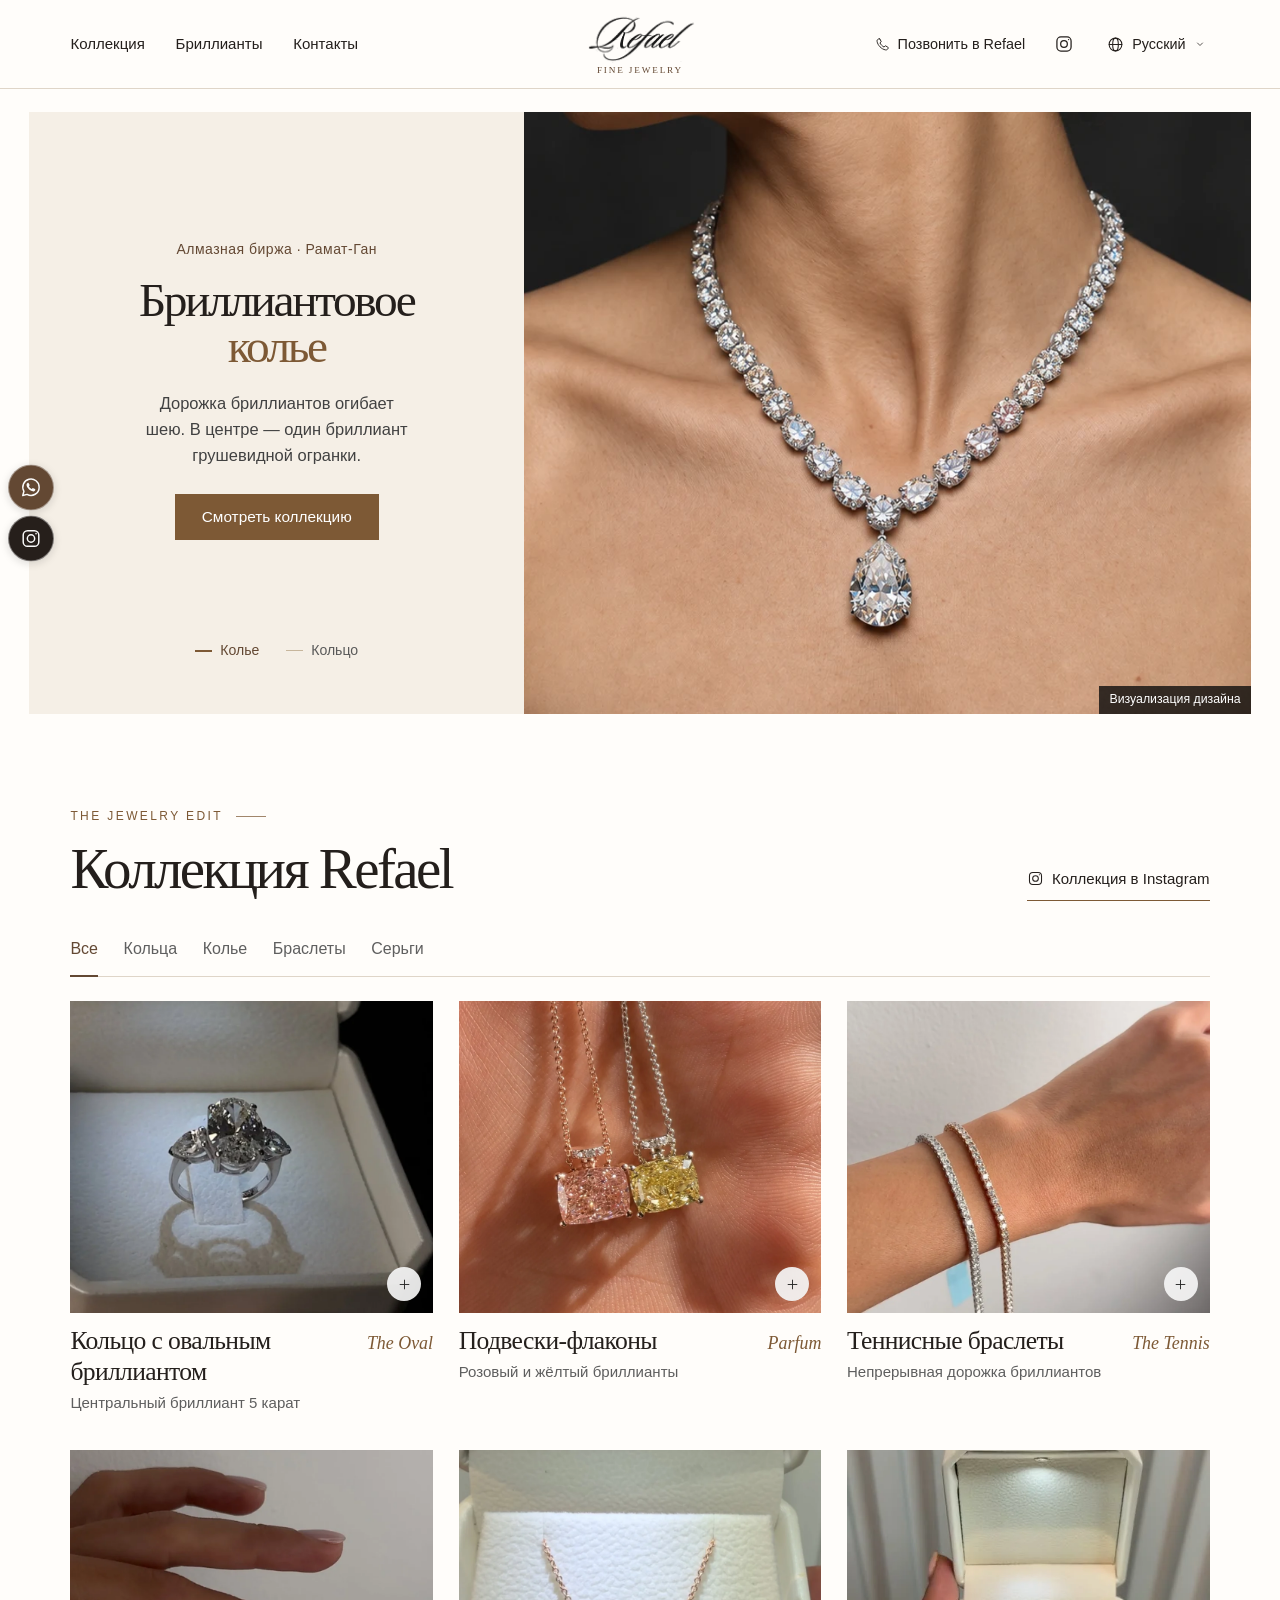
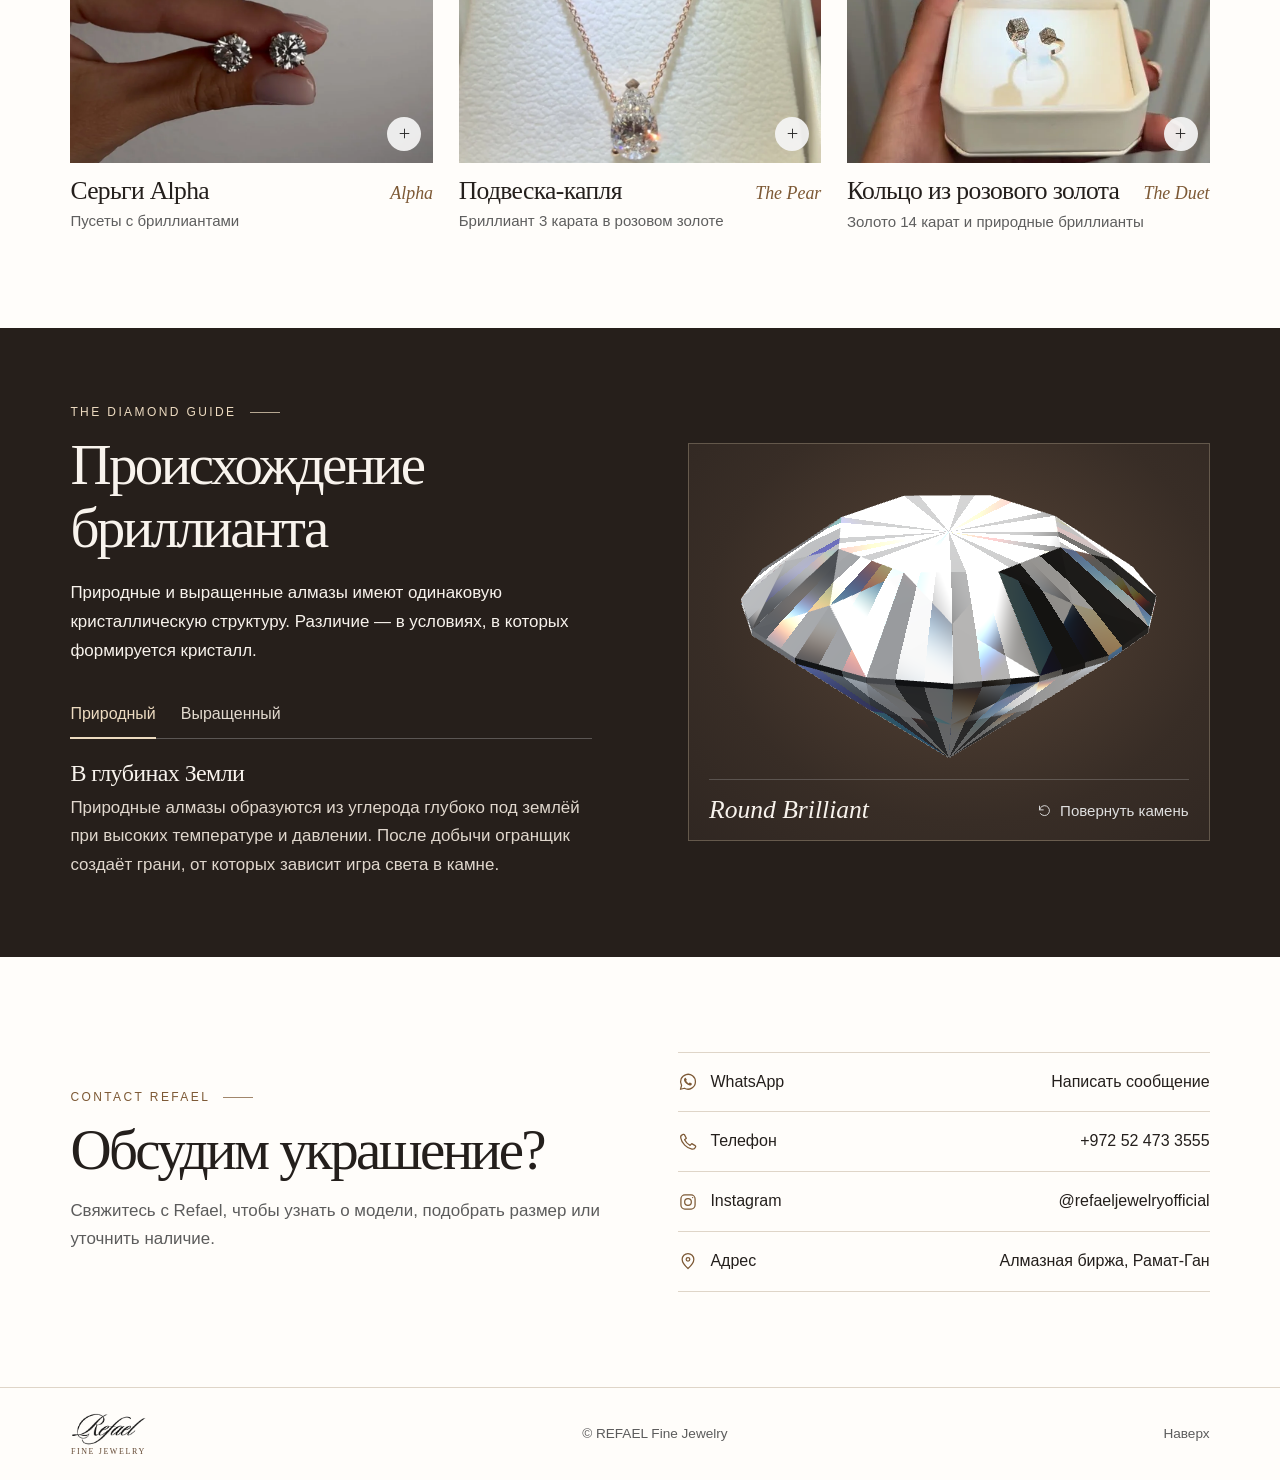
<file: ru.html>
<!doctype html>
<html lang="ru" dir="ltr"><head><meta charset="utf-8"><meta name="viewport" content="width=device-width, initial-scale=1, viewport-fit=cover">
<title>REFAEL | Ювелирные украшения на Алмазной бирже в Рамат-Гане</title>
<meta name="description" content="Откройте коллекцию колец, подвесок, серёг и браслетов REFAEL. Природные и выращенные бриллианты на Алмазной бирже в Рамат-Гане.">
<meta name="theme-color" content="#fffdfa"><meta property="og:type" content="website"><meta property="og:locale" content="ru_RU"><meta property="og:title" content="REFAEL Fine Jewelry"><meta property="og:description" content="Украшения с бриллиантами на Алмазной бирже в Рамат-Гане"><meta property="og:image" content="https://ic3cr1pt.github.io/refael-fine-jewelry/assets/collier-share.jpg?v=color">
<link rel="icon" href="assets/favicon.svg" type="image/svg+xml"><link rel="stylesheet" href="style.css?v=storefront-bronze"><link rel="preload" as="font" type="font/woff2" href="assets/type/frank.woff2" crossorigin>
<script defer src="site.js?v=collier"></script><script defer src="diamond.js?v=diamond-fire"></script><link rel="alternate" hreflang="he" href="https://ic3cr1pt.github.io/refael-fine-jewelry/"><link rel="alternate" hreflang="en" href="https://ic3cr1pt.github.io/refael-fine-jewelry/en.html"><link rel="alternate" hreflang="ru" href="https://ic3cr1pt.github.io/refael-fine-jewelry/ru.html"><link rel="canonical" href="https://ic3cr1pt.github.io/refael-fine-jewelry/ru.html"></head>
<body>
<svg xmlns="http://www.w3.org/2000/svg" class="symbols" aria-hidden="true"><symbol id="i-instagram" viewBox="0 0 24 24"><rect x="3.5" y="3.5" width="17" height="17" rx="4.8"/><circle cx="12" cy="12" r="4"/><circle cx="17.5" cy="6.7" r=".85" fill="currentColor" stroke="none"/></symbol><symbol id="i-whatsapp" viewBox="0 0 24 24"><path d="M20.9 11.7a8.9 8.9 0 0 1-13.2 7.8l-4.7 1.2 1.3-4.6a8.9 8.9 0 1 1 16.6-4.4Z"/><path d="M8.2 7.2c.4-.4.8-.4 1.1-.1l1.1 2c.2.3.2.5-.1.8l-.6.7c.7 1.4 1.8 2.5 3.2 3.1l.8-.9c.2-.2.4-.3.7-.1l2 1c.3.2.4.5.2.9-.4 1.2-1.3 1.8-2.5 1.6-3.1-.6-6.3-3.6-6.9-6.4-.2-1 .2-1.9 1-2.6Z" fill="currentColor" stroke="none"/></symbol><symbol id="i-phone" viewBox="0 0 24 24"><path d="M7.7 3.2 10 7.5 7.9 9.4c1.5 3 3.5 5 6.6 6.7l2-2.1 4.1 2.3c.6.3.8 1 .5 1.7-.8 1.9-2.3 3-4.4 2.6C10.4 19.5 4.4 13.4 3.3 7c-.4-1.8.8-3.5 2.9-4.1.7-.2 1.2-.1 1.5.3Z"/></symbol><symbol id="i-menu" viewBox="0 0 24 24"><path d="M3 8h18M3 16h18"/></symbol><symbol id="i-close" viewBox="0 0 24 24"><path d="m6 6 12 12M18 6 6 18"/></symbol><symbol id="i-prev" viewBox="0 0 24 24"><path d="m14.5 6-6 6 6 6"/></symbol><symbol id="i-next" viewBox="0 0 24 24"><path d="m9.5 6 6 6-6 6"/></symbol><symbol id="i-plus" viewBox="0 0 24 24"><path d="M12 5v14M5 12h14"/></symbol><symbol id="i-pin" viewBox="0 0 24 24"><path d="M19 10c0 5-7 11-7 11S5 15 5 10a7 7 0 1 1 14 0Z"/><circle cx="12" cy="10" r="2.2"/></symbol><symbol id="i-rotate" viewBox="0 0 24 24"><path d="M4 11a8 8 0 1 1 1.5 6M4 5v6h6"/></symbol><symbol id="i-diamond" viewBox="0 0 24 24"><path d="M2 8.5 6 4h12l4 4.5L12 21 2 8.5ZM2 8.5h20M8.5 8.5 12 21l3.5-12.5L12 4l-3.5 4.5Z"/></symbol><symbol id="i-chevron" viewBox="0 0 24 24"><path d="m7 10 5 5 5-5"/></symbol></svg>
<a class="skip" href="#main">Перейти к содержимому</a>
<header class="site-header"><div class="header-inner">
 <button class="mobile-menu icon-btn" aria-label="Открыть меню" aria-controls="primary-nav" aria-expanded="false" hidden><svg class="icon" aria-hidden="true" focusable="false"><use href="#i-menu"></use></svg></button>
 <nav id="primary-nav" class="main-nav" aria-label="Основная навигация"><a href="#collection">Коллекция</a><a href="#diamonds">Бриллианты</a><a href="#contact">Контакты</a></nav>
 <a class="home" href="#home" aria-label="Refael, на главную"><span class="logo"><img src="assets/refael-signature.png" alt="Refael" width="112" height="52"><span lang="en" dir="ltr">FINE JEWELRY</span></span></a>
 <div class="nav-contact"><a class="phone-link" href="tel:+972524733555"><svg class="icon" aria-hidden="true" focusable="false"><use href="#i-phone"></use></svg><span>Позвонить в Refael</span></a><a class="ig-link icon-btn" href="https://www.instagram.com/refaeljewelryofficial/" target="_blank" rel="noopener noreferrer" aria-label="Refael в Instagram"><svg class="icon" aria-hidden="true" focusable="false"><use href="#i-instagram"></use></svg></a><details class="lang"><summary aria-label="Выбрать язык · Русский"><svg class="icon" aria-hidden="true" viewBox="0 0 24 24"><circle cx="12" cy="12" r="9"/><ellipse cx="12" cy="12" rx="4" ry="9"/><path d="M3 12h18"/></svg><span>Русский</span><svg class="icon down" aria-hidden="true" focusable="false"><use href="#i-chevron"></use></svg></summary><div class="lang-menu"><a href="index.html" lang="he" hreflang="he">עברית</a><a href="en.html" lang="en" hreflang="en">English</a><a href="ru.html" lang="ru" hreflang="ru" aria-current="page">Русский <span aria-hidden="true">✓</span></a></div></details></div>
</div></header>
<main id="main">
<section class="hero" id="home" aria-labelledby="hero-title">
  <h1 id="hero-title" class="sr-only">Бриллиантовые украшения REFAEL</h1>
  <article class="campaign-scene" id="scene-collier" aria-labelledby="title-collier">
    <figure class="campaign-visual"><picture><source media="(max-width: 680px)" srcset="assets/collier-portrait.webp?v=color"><img src="assets/collier.webp?v=color" width="1044" height="783" fetchpriority="high" alt="Визуализация бриллиантового колье с каплевидной подвеской на шее"></picture><figcaption dir="auto">Визуализация дизайна</figcaption></figure>
    <div class="campaign-copy" dir="ltr">
      <p class="campaign-origin">Алмазная биржа · Рамат-Ган</p>
      <h2 id="title-collier">Бриллиантовое <em>колье</em></h2>
      <p class="campaign-description">Дорожка бриллиантов огибает шею. В центре — один бриллиант грушевидной огранки.</p>
      <a class="campaign-link" href="#collection">Смотреть коллекцию</a>
    </div>
  </article>
  <article class="campaign-scene" id="scene-engagement" aria-labelledby="title-engagement" hidden>
    <figure class="campaign-visual"><img src="assets/engagement-oval.webp?v=color" width="738" height="618" loading="lazy" alt="Помолвочная фотография Refael. Рука с овальным бриллиантовым кольцом на белой рубашке"><figcaption dir="auto">Фотография REFAEL</figcaption></figure>
    <div class="campaign-copy" dir="ltr">
      <p class="campaign-origin">Алмазная биржа · Рамат-Ган</p>
      <h2 id="title-engagement">Помолвочное <em>кольцо</em></h2>
      <p class="campaign-description">Овальный бриллиант весом 6,05 карата на тонком ободке. Цвет E, чистота VVS.</p>
      <a class="campaign-link" href="https://wa.me/972524733555?text=%D0%97%D0%B4%D1%80%D0%B0%D0%B2%D1%81%D1%82%D0%B2%D1%83%D0%B9%D1%82%D0%B5%21%20%D0%9C%D0%B5%D0%BD%D1%8F%20%D0%B8%D0%BD%D1%82%D0%B5%D1%80%D0%B5%D1%81%D1%83%D0%B5%D1%82%20%D0%BF%D0%BE%D0%BC%D0%BE%D0%BB%D0%B2%D0%BE%D1%87%D0%BD%D0%BE%D0%B5%20%D0%BA%D0%BE%D0%BB%D1%8C%D1%86%D0%BE%20%D1%81%20%D0%BE%D0%B2%D0%B0%D0%BB%D1%8C%D0%BD%D1%8B%D0%BC%20%D0%B1%D1%80%D0%B8%D0%BB%D0%BB%D0%B8%D0%B0%D0%BD%D1%82%D0%BE%D0%BC%20%D0%B2%D0%B5%D1%81%D0%BE%D0%BC%206%2C05%20%D0%BA%D0%B0%D1%80%D0%B0%D1%82%D0%B0." target="_blank" rel="noopener noreferrer">Узнать о кольце</a>
    </div>
  </article>
  <div class="campaign-selector" dir="ltr" role="group" aria-label="Выберите украшение" hidden>
    <button type="button" aria-pressed="true" aria-controls="scene-collier">Колье</button>
    <button type="button" aria-pressed="false" aria-controls="scene-engagement">Кольцо</button>
  </div>
</section>
<section class="collection section-pad" id="collection" aria-labelledby="collection-title"><div class="wrap">
 <div class="section-intro"><div><p class="kicker" dir="ltr" lang="en">THE JEWELRY EDIT<span></span></p><h2 id="collection-title">Коллекция Refael</h2></div>
 <a class="text-link" href="https://www.instagram.com/refaeljewelryofficial/" target="_blank" rel="noopener noreferrer"><svg class="icon" aria-hidden="true" focusable="false"><use href="#i-instagram"></use></svg>Коллекция в Instagram</a></div>
 <div class="filters" role="group" aria-label="Фильтр по типу украшения" hidden><button aria-pressed="true" data-filter="Все">Все</button><button aria-pressed="false" data-filter="Кольца">Кольца</button><button aria-pressed="false" data-filter="Колье">Колье</button><button aria-pressed="false" data-filter="Браслеты">Браслеты</button><button aria-pressed="false" data-filter="Серьги">Серьги</button></div><p id="filter-status" class="sr-only" aria-live="polite"></p>
 <div class="pieces"><article class="piece" data-category="Кольца" data-description="В центре — овальный бриллиант весом 5 карат. По бокам расположены два грушевидных бриллианта общим весом 1 карат.">
  <a class="piece-open" href="https://www.instagram.com/reel/DfvFI4Bxrm-/" target="_blank" rel="noopener noreferrer" aria-label="Подробнее об украшении Кольцо с овальным бриллиантом">
   <div class="piece-photo"><img src="assets/editorial/oval-ring.webp" alt="Кольцо с овальным бриллиантом и двумя боковыми камнями в футляре" width="960" height="960" loading="lazy"><span class="enlarge"><svg class="icon" aria-hidden="true" focusable="false"><use href="#i-plus"></use></svg></span></div>
   <div class="piece-line"><h3>Кольцо с овальным бриллиантом</h3><span class="piece-latin" lang="en" dir="ltr">The Oval</span></div><p class="piece-sub">Центральный бриллиант 5 карат</p>
  </a></article><article class="piece" data-category="Колье" data-description="Две подвески в форме флаконов духов. В каждой — бриллиант огранки «кушон» весом 3 карата. Оба камня, Fancy Pink и Fancy Yellow, имеют сертификаты IGI.">
  <a class="piece-open" href="https://www.instagram.com/p/DfzTpkukRz6/" target="_blank" rel="noopener noreferrer" aria-label="Подробнее об украшении Подвески-флаконы">
   <div class="piece-photo"><img src="assets/editorial/perfume-pendants.webp" alt="Подвески-флаконы с розовым и жёлтым бриллиантами" width="960" height="960" loading="lazy"><span class="enlarge"><svg class="icon" aria-hidden="true" focusable="false"><use href="#i-plus"></use></svg></span></div>
   <div class="piece-line"><h3>Подвески-флаконы</h3><span class="piece-latin" lang="en" dir="ltr">Parfum</span></div><p class="piece-sub">Розовый и жёлтый бриллианты</p>
  </a></article><article class="piece" data-category="Браслеты" data-description="Два теннисных браслета разной ширины на одном запястье. В каждом камни образуют непрерывную дорожку бриллиантов.">
  <a class="piece-open" href="https://www.instagram.com/reel/DeyWcpuMUyS/" target="_blank" rel="noopener noreferrer" aria-label="Подробнее об украшении Теннисные браслеты">
   <div class="piece-photo"><img src="assets/editorial/tennis-bracelets.webp" alt="Два теннисных браслета с бриллиантами на запястье" width="960" height="960" loading="lazy"><span class="enlarge"><svg class="icon" aria-hidden="true" focusable="false"><use href="#i-plus"></use></svg></span></div>
   <div class="piece-line"><h3>Теннисные браслеты</h3><span class="piece-latin" lang="en" dir="ltr">The Tennis</span></div><p class="piece-sub">Непрерывная дорожка бриллиантов</p>
  </a></article><article class="piece" data-category="Серьги" data-description="Серьги-пусеты Alpha от Refael с бриллиантами и характерной для этой модели застёжкой.">
  <a class="piece-open" href="https://www.instagram.com/reel/DeyVAXkMa7I/" target="_blank" rel="noopener noreferrer" aria-label="Подробнее об украшении Серьги Alpha">
   <div class="piece-photo"><img src="assets/editorial/alpha-earrings.webp" alt="Пара круглых бриллиантовых пусет в руке" width="960" height="960" loading="lazy"><span class="enlarge"><svg class="icon" aria-hidden="true" focusable="false"><use href="#i-plus"></use></svg></span></div>
   <div class="piece-line"><h3>Серьги Alpha</h3><span class="piece-latin" lang="en" dir="ltr">Alpha</span></div><p class="piece-sub">Пусеты с бриллиантами</p>
  </a></article><article class="piece" data-category="Колье" data-description="Бриллиант грушевидной огранки весом 3 карата на цепочке из розового золота.">
  <a class="piece-open" href="https://www.instagram.com/reel/DfUi5wKRrn6/" target="_blank" rel="noopener noreferrer" aria-label="Подробнее об украшении Подвеска-капля">
   <div class="piece-photo"><img src="assets/editorial/pear-pendant.webp" alt="Цепочка из розового золота с подвеской в форме капли" width="960" height="960" loading="lazy"><span class="enlarge"><svg class="icon" aria-hidden="true" focusable="false"><use href="#i-plus"></use></svg></span></div>
   <div class="piece-line"><h3>Подвеска-капля</h3><span class="piece-latin" lang="en" dir="ltr">The Pear</span></div><p class="piece-sub">Бриллиант 3 карата в розовом золоте</p>
  </a></article><article class="piece" data-category="Кольца" data-description="Разомкнутое кольцо из розового золота 14 карат с двумя природными бриллиантами, расположенными друг напротив друга.">
  <a class="piece-open" href="https://www.instagram.com/reel/DcdBX_GtRB9/" target="_blank" rel="noopener noreferrer" aria-label="Подробнее об украшении Кольцо из розового золота">
   <div class="piece-photo"><img src="assets/editorial/rose-gold-ring.webp" alt="Разомкнутое кольцо с бриллиантами в светлом футляре" width="960" height="960" loading="lazy"><span class="enlarge"><svg class="icon" aria-hidden="true" focusable="false"><use href="#i-plus"></use></svg></span></div>
   <div class="piece-line"><h3>Кольцо из розового золота</h3><span class="piece-latin" lang="en" dir="ltr">The Duet</span></div><p class="piece-sub">Золото 14 карат и природные бриллианты</p>
  </a></article></div>
</div></section>
<section class="diamond-section" id="diamonds" aria-labelledby="diamond-title"><div class="wrap diamond-grid">
 <div class="diamond-copy"><p class="kicker light" dir="ltr" lang="en">THE DIAMOND GUIDE<span></span></p><h2 id="diamond-title">Происхождение бриллианта</h2>
 <p class="diamond-lead">Природные и выращенные алмазы имеют одинаковую кристаллическую структуру. Различие — в условиях, в которых формируется кристалл.</p>
 <div class="diamond-tabs" role="group" aria-label="Выбрать происхождение камня" hidden><button aria-pressed="true" aria-controls="natural" data-origin="natural">Природный</button><button aria-pressed="false" aria-controls="lab" data-origin="lab">Выращенный</button></div>
 <div class="origin-info" aria-live="polite"><div id="natural"><h3>В глубинах Земли</h3><p>Природные алмазы образуются из углерода глубоко под землёй при высоких температуре и давлении. После добычи огранщик создаёт грани, от которых зависит игра света в камне.</p></div>
 <div id="lab"><h3>В лаборатории</h3><p>Выращенный алмаз растёт из небольшого затравочного кристалла в контролируемых условиях. Затем камень гранят и полируют. От качества огранки зависит, как он отражает свет.</p></div></div>
 </div><figure class="diamond-stage" aria-label="Модель бриллианта круглой огранки"><div class="gem-frame"><img class="gem-fallback" src="assets/round-brilliant.webp" alt="" width="650" height="419" loading="lazy"><canvas id="gem" aria-hidden="true"></canvas></div>
 <figcaption><span lang="en" dir="ltr">Round Brilliant</span><button id="turn-gem" hidden><svg class="icon" aria-hidden="true" focusable="false"><use href="#i-rotate"></use></svg>Повернуть камень</button></figcaption></figure>
</div></section>
<section class="contact section-pad" id="contact" aria-labelledby="contact-title"><div class="wrap contact-grid"><div><p class="kicker" dir="ltr" lang="en">CONTACT REFAEL<span></span></p><h2 id="contact-title">Обсудим украшение?</h2><p>Свяжитесь с Refael, чтобы узнать о модели, подобрать размер или уточнить наличие.</p></div><div class="contact-list">
 <a class="contact-whatsapp" href="https://wa.me/972524733555?text=%D0%97%D0%B4%D1%80%D0%B0%D0%B2%D1%81%D1%82%D0%B2%D1%83%D0%B9%D1%82%D0%B5%21%20%D0%A5%D0%BE%D1%87%D1%83%20%D1%83%D0%B7%D0%BD%D0%B0%D1%82%D1%8C%20%D0%B1%D0%BE%D0%BB%D1%8C%D1%88%D0%B5%20%D0%BE%D0%B1%20%D1%83%D0%BA%D1%80%D0%B0%D1%88%D0%B5%D0%BD%D0%B8%D1%8F%D1%85%20Refael." target="_blank" rel="noopener noreferrer"><svg class="icon" aria-hidden="true" focusable="false"><use href="#i-whatsapp"></use></svg><span>WhatsApp</span><b>Написать сообщение</b></a>
 <a href="tel:+972524733555"><svg class="icon" aria-hidden="true" focusable="false"><use href="#i-phone"></use></svg><span>Телефон</span><b dir="ltr">+972 52 473 3555</b></a>
 <a href="https://www.instagram.com/refaeljewelryofficial/" target="_blank" rel="noopener noreferrer"><svg class="icon" aria-hidden="true" focusable="false"><use href="#i-instagram"></use></svg><span>Instagram</span><b dir="ltr">@refaeljewelryofficial</b></a>
 <div><svg class="icon" aria-hidden="true" focusable="false"><use href="#i-pin"></use></svg><span>Адрес</span><b>Алмазная биржа, Рамат-Ган</b></div>
 </div></div></section>
</main><footer><div class="wrap footer-inner"><a href="#home" aria-label="Вернуться к началу"><span class="logo"><img src="assets/refael-signature.png" alt="Refael" width="112" height="52"><span lang="en" dir="ltr">FINE JEWELRY</span></span></a><span lang="en" dir="ltr">© REFAEL Fine Jewelry</span><a class="back-top" href="#home">Наверх</a></div></footer>
<nav class="social-dock" aria-label="Быстрая связь"><a class="dock-wa" href="https://wa.me/972524733555?text=%D0%97%D0%B4%D1%80%D0%B0%D0%B2%D1%81%D1%82%D0%B2%D1%83%D0%B9%D1%82%D0%B5%21%20%D0%A5%D0%BE%D1%87%D1%83%20%D1%83%D0%B7%D0%BD%D0%B0%D1%82%D1%8C%20%D0%B1%D0%BE%D0%BB%D1%8C%D1%88%D0%B5%20%D0%BE%D0%B1%20%D1%83%D0%BA%D1%80%D0%B0%D1%88%D0%B5%D0%BD%D0%B8%D1%8F%D1%85%20Refael." target="_blank" rel="noopener noreferrer" aria-label="Написать Refael в WhatsApp" title="Написать Refael в WhatsApp"><svg class="icon" aria-hidden="true" focusable="false"><use href="#i-whatsapp"></use></svg><span>WhatsApp</span></a><a class="dock-ig" href="https://www.instagram.com/refaeljewelryofficial/" target="_blank" rel="noopener noreferrer" aria-label="Refael в Instagram" title="Refael в Instagram"><svg class="icon" aria-hidden="true" focusable="false"><use href="#i-instagram"></use></svg><span>Instagram</span></a></nav>
<dialog id="piece-dialog" aria-labelledby="detail-title"><button class="dialog-close icon-btn" aria-label="Закрыть карточку украшения"><svg class="icon" aria-hidden="true" focusable="false"><use href="#i-close"></use></svg></button>
<div class="dialog-inner"><div class="detail-photo"><img id="detail-image" alt="" width="720" height="720"></div><div class="detail-copy"><p class="kicker" id="detail-kicker" lang="en" dir="ltr"></p><h2 id="detail-title"></h2><p id="detail-description"></p><a class="button-dark detail-whatsapp" href="https://wa.me/972524733555?text=%D0%97%D0%B4%D1%80%D0%B0%D0%B2%D1%81%D1%82%D0%B2%D1%83%D0%B9%D1%82%D0%B5%21%20%D0%A5%D0%BE%D1%87%D1%83%20%D1%83%D0%B7%D0%BD%D0%B0%D1%82%D1%8C%20%D0%B1%D0%BE%D0%BB%D1%8C%D1%88%D0%B5%20%D0%BE%D0%B1%20%D1%83%D0%BA%D1%80%D0%B0%D1%88%D0%B5%D0%BD%D0%B8%D1%8F%D1%85%20Refael." target="_blank" rel="noopener noreferrer"><svg class="icon" aria-hidden="true" focusable="false"><use href="#i-whatsapp"></use></svg>Спросить об украшении в WhatsApp</a><a class="detail-phone text-link" href="tel:+972524733555"><svg class="icon" aria-hidden="true" focusable="false"><use href="#i-phone"></use></svg>Позвонить в Refael</a><a class="text-link" id="detail-post" target="_blank" rel="noopener noreferrer"><svg class="icon" aria-hidden="true" focusable="false"><use href="#i-instagram"></use></svg>Исходная публикация</a></div></div></dialog>
</body></html>
</file>
<file: style.css>
@font-face{font-family:Heebo;src:url(assets/type/heebo.woff2) format('woff2');font-weight:400;font-display:swap}
@font-face{font-family:Frank;src:url(assets/type/frank.woff2) format('woff2');font-weight:400;font-display:swap}
@font-face{font-family:Cormorant;src:url(assets/type/cormorant.woff2) format('woff2');font-weight:400;font-style:italic;font-display:swap}
/* Warm metal lettering and walnut wood from the REFAEL storefront. */
:root{
  --ink:#241f1c;
  --paper:#fffdfa;
  --ivory:#f5efe6;
  --line:#dfd5c8;
  --bronze:#7d5935;
  --bronze-deep:#634833;
  --champagne:#c7b69c;
  --espresso:#261f1b;
  --on-dark:#eddbc1;
  --gutter:clamp(24px,5.5vw,108px);--head:88px;--sans:Heebo,Arial,sans-serif;--serif:Frank,Georgia,serif;--italic:Cormorant,Georgia,serif;scroll-behavior:smooth;scroll-padding-top:calc(var(--head) + 12px);color-scheme:light}
:lang(ru){--sans:Arial,sans-serif;--serif:Georgia,'Times New Roman',serif;--italic:Georgia,'Times New Roman',serif}
:lang(en){--serif:Georgia,'Times New Roman',serif}
*,*::before,*::after{box-sizing:border-box}
body{margin:0;color:var(--ink);background:var(--paper);font:1rem/1.55 var(--sans);text-rendering:optimizeLegibility}
a{color:inherit;text-decoration:none}
button,summary,a{-webkit-tap-highlight-color:transparent;touch-action:manipulation}
button{font:inherit;color:inherit;cursor:pointer;background:transparent;border:0;padding:0}
button:focus-visible,a:focus-visible,summary:focus-visible{outline:3px solid var(--bronze);outline-offset:4px}
[hidden]{display:none!important}
img{max-width:100%;display:block}
h1,h2,h3,p,figure{margin:0}
.symbols{position:absolute;width:0;height:0;overflow:hidden}
.icon{width:20px;height:20px;stroke:currentColor;stroke-width:1.5;fill:none;stroke-linecap:round;stroke-linejoin:round;flex:none}
.icon-btn{display:inline-flex;align-items:center;justify-content:center;width:44px;height:44px}
.wrap,.header-inner{max-width:1700px;width:100%;margin-inline:auto;padding-inline:var(--gutter)}
.skip,.sr-only{position:absolute;clip-path:inset(50%);width:1px;height:1px;overflow:hidden;white-space:nowrap}
.skip:focus{position:fixed;z-index:30;top:10px;inset-inline-start:10px;clip-path:none;background:white;color:#222;width:auto;height:auto;padding:10px 16px}
.site-header{position:sticky;z-index:8;top:0;color:var(--ink);background:var(--paper);border-bottom:1px solid var(--line)}
.header-inner{height:var(--head);display:grid;grid-template-columns:1fr auto 1fr;align-items:center;position:relative}
.main-nav,.nav-contact{display:flex;align-items:center;gap:clamp(16px,2.4vw,38px)}
.main-nav{font-size:.94rem}
.main-nav a{position:relative;padding:10px 0}
.main-nav a:after{content:'';position:absolute;inset: auto 0 6px;height:1px;background:var(--bronze);transform:scaleX(0);transition:transform .2s}
.main-nav a:hover:after,.main-nav a:focus-visible:after{transform:scaleX(1)}
.home{justify-self:center;grid-column:2;grid-row:1}
.logo{display:flex;align-items:center;flex-flow:column;gap:2px;direction:ltr}
.logo img{width:109px;height:auto;filter:grayscale(1)}
.logo span{color:var(--bronze-deep);font: .575rem/1.1 Georgia,serif;letter-spacing:.2em}
.nav-contact{justify-self:end;gap:17px;grid-column:3;grid-row:1}
.phone-link,.lang summary{display:inline-flex;align-items:center;justify-content:center;gap:8px;min-height:44px;font-size:.9rem}
.phone-link .icon{width:15px;height:15px}
.lang{position:relative}
.lang summary{list-style:none;cursor:pointer;padding-inline:4px}
.lang summary::-webkit-details-marker{display:none}
.lang summary .icon{width:17px;height:17px}
.lang summary .down{width:12px;height:12px}
.lang-menu{position:absolute;inset-inline-end:0;top:100%;min-width:155px;padding:6px;background:var(--paper);border:1px solid var(--line);color:var(--ink);box-shadow:0 12px 28px #10101028}
.lang-menu a{display:flex;align-items:center;justify-content:space-between;gap:20px;padding:10px 12px;font-family:Heebo,Arial,sans-serif}
.lang-menu a:hover,.lang-menu a[aria-current=page]{background:var(--ivory);color:var(--bronze-deep)}
.mobile-menu{display:none}
/* The picture and the text share a spread at wide widths. */
.hero{
  position:relative;
  display:grid;
  grid-template-columns:minmax(0,.405fr) minmax(0,.595fr);
  grid-template-rows:minmax(0,1fr) auto;
  direction:ltr;
  min-height:450px;
  height:clamp(450px,min(47vw,74svh),760px);
  max-width:1760px;
  margin:clamp(14px,1.8vw,28px) auto 0;
  padding-inline:clamp(16px,2.3vw,44px);
}
.campaign-scene{display:contents}
.campaign-visual{
  position:relative;grid-column:2;grid-row:1 / 3;overflow:hidden;min-width:0;min-height:0;
  background:#242424;touch-action:pan-y pinch-zoom;
}
.campaign-visual picture,.campaign-visual img{display:block;width:100%;height:100%}
.campaign-visual img{object-fit:cover;object-position:50% 58%}
.campaign-visual figcaption{
  position:absolute;right:0;bottom:0;padding:5px 10px;
  color:white;background:rgba(12,12,12,.79);font:400 .77rem/1.4 var(--sans);
}
@media(prefers-reduced-motion:no-preference){
  .campaign-scene:not([hidden]) .campaign-visual img{animation:print-appear .4s ease-out}
  @keyframes print-appear{from{opacity:.65}to{opacity:1}}
  @supports(animation-timeline:view()){
    .campaign-visual picture{animation:neckline-study linear both;animation-timeline:view();animation-range:exit 0% exit 90%}
    @keyframes neckline-study{from{transform:scale(1)}to{transform:scale(1.035)}}
  }
}
#scene-engagement .campaign-visual img{object-position:49% 49%}
.campaign-copy,.campaign-selector{grid-column:1;text-align:center;background:var(--ivory)}
.campaign-copy{
  grid-row:1;display:flex;flex-direction:column;align-items:center;justify-content:center;
  padding:clamp(32px,5vw,88px) clamp(24px,3.7vw,68px) 18px;
}
.campaign-origin{
  font:400 .875rem/1.5 var(--sans);
  color:var(--bronze-deep);letter-spacing:.035em;
}
.campaign-copy h2{
  font:400 clamp(3.65rem,5.6vw,7.3rem)/.98 var(--serif);letter-spacing:-.047em;
  margin:17px 0 20px;
}
.campaign-copy h2 em{display:block;font:inherit;color:var(--bronze)}
html[lang=en] .campaign-copy h2 em{font-family:var(--italic);font-style:italic}
html[lang=ru] .campaign-copy h2{font-size:clamp(2.25rem,3.7vw,4.85rem);letter-spacing:-.05em}
.campaign-description{max-width:29ch;color:#414141;font:400 1.03rem/1.58 var(--sans);text-wrap:pretty}
.campaign-link,.button-dark{
  display:inline-flex;align-items:center;justify-content:center;gap:9px;
  min-height:46px;padding:9px 26px;background:var(--bronze);color:white;font-size:.96rem;
}
.campaign-link{margin-top:26px;border:1px solid var(--bronze);transition:background .2s,color .2s}
.campaign-link:hover{background:var(--bronze-deep);border-color:var(--bronze-deep)}
.campaign-selector{
  grid-row:2;display:flex;align-items:center;justify-content:center;gap:clamp(15px,2.1vw,32px);
  padding:8px 12px clamp(20px,3.2vw,48px);
}
.campaign-selector button{
  display:inline-flex;align-items:center;gap:8px;min-height:44px;
  font-size:.88rem;line-height:1.35;color:#595959;
}
.campaign-selector button:before{content:'';width:17px;height:1px;background:var(--champagne);transition:background .2s}
.campaign-selector button[aria-pressed=true]{color:var(--bronze-deep)}
.campaign-selector button[aria-pressed=true]:before{height:2px;background:var(--bronze)}
.kicker{display:flex;align-items:center;gap:13px;width:max-content;max-width:100%;font:500 .75rem/1.4 Arial,sans-serif;color:var(--bronze);letter-spacing:.20em;text-transform:uppercase}
[dir=rtl] .kicker{margin-left:auto}
.kicker span{background:currentColor;height:1px;width:30px;opacity:.72}
.kicker.light{color:var(--on-dark)}
.section-pad{padding-block:clamp(62px,7.4vw,120px)}
.section-intro{display:flex;align-items:flex-end;justify-content:space-between;gap:24px}
h2{font:400 clamp(2.55rem,4.45vw,5rem)/1.1 var(--serif);letter-spacing:-.045em}
.section-intro h2,.diamond-copy h2,.contact h2{margin-top:13px}
.text-link{display:inline-flex;align-items:center;gap:8px;font-size:.94rem;min-height:44px;border-bottom:1px solid var(--bronze)}
.text-link .icon{width:17px;height:17px}
.filters{display:flex;gap:clamp(15px,2vw,32px);border-bottom:1px solid var(--line);margin:29px 0 24px}
.filters button,.diamond-tabs button{position:relative;font-size:1rem;min-height:46px}
.filters button{color:#5f5f5f;padding-bottom:7px}
.filters button[aria-pressed=true]{color:var(--bronze-deep)}
.filters button[aria-pressed=true]:after,.diamond-tabs button[aria-pressed=true]:after{content:'';height:2px;position:absolute;inset:auto 0 -1px;background:currentColor}
.pieces{display:grid;grid-template-columns:repeat(3,minmax(0,1fr));column-gap:clamp(16px,2vw,35px);row-gap:36px}
.piece-open{display:block}
.piece-photo{position:relative;overflow:hidden;background:#d8d8d8;aspect-ratio:1.16}
.piece-photo img{width:100%;height:100%;object-fit:cover;transition:transform .65s cubic-bezier(.2,.6,.2,1)}
.piece-open:hover .piece-photo img{transform:scale(1.045)}
.enlarge{position:absolute;inset-inline-end:12px;bottom:12px;width:34px;height:34px;display:grid;place-items:center;border-radius:100%;background:#f6f6f6eb;color:#282828}
.enlarge .icon{width:15px;height:15px}
.piece-line{display:flex;align-items:baseline;justify-content:space-between;gap:12px;margin-top:13px}
.piece-line h3,.origin-info h3{font:400 clamp(1.45rem,2vw,2.2rem)/1.2 var(--serif);letter-spacing:-.025em}
.piece-latin{color:var(--bronze);font:italic clamp(.99rem,1.4vw,1.3rem)/1.2 var(--italic);white-space:nowrap}
.piece-sub{font-size:.94rem;color:#5e5e5e;margin-top:3px}
.diamond-section{background:var(--espresso);color:#f8f3ed;padding-block:clamp(54px,6vw,100px)}
.diamond-grid{display:grid;grid-template-columns:1fr 1fr;align-items:center;gap:clamp(30px,7.5vw,130px)}
.diamond-lead,.origin-info p,.contact p:not(.kicker),.detail-copy>p:not(.kicker){font-size:1.06rem;line-height:1.7}
.diamond-lead{margin-top:20px;max-width:520px}
.diamond-tabs{display:flex;gap:25px;border-bottom:1px solid #e7e7e747;margin:26px 0 20px}
.diamond-tabs button{color:#e2d9ce}
.diamond-tabs button[aria-pressed=true]{color:var(--on-dark)}
.diamond-section :focus-visible{outline-color:var(--champagne)}
.origin-info{min-height:116px}
.origin-info h3{font-size:1.5rem}
.origin-info p{color:#e0d7cd;margin-top:6px;max-width:530px}
.diamond-stage{background:radial-gradient(ellipse at 53% 42%,#584537,#382d26 65%,#302722);border:1px solid #c7b69c55;position:relative}
.gem-frame{position:relative;aspect-ratio:1.55}
#gem,.gem-fallback{position:absolute;inset:0;width:100%;height:100%}
#gem{touch-action:pan-y;cursor:grab}
#gem:active{cursor:grabbing}
.gem-fallback{object-fit:contain}
.diamond-stage figcaption{display:flex;align-items:center;justify-content:space-between;border-top:1px solid #b4b4b44d;margin:0 20px;padding:8px 0;direction:ltr;gap:10px}
.diamond-stage figcaption span{font:italic 1.6rem var(--italic)}
#turn-gem{display:flex;align-items:center;gap:8px;min-height:44px;color:#dfdfdf;font: .94rem var(--sans)}
#turn-gem .icon{width:15px;height:15px}
.contact-grid{display:grid;grid-template-columns:1fr 1fr;gap:clamp(30px,6vw,100px);align-items:center}
.contact h2{max-width:600px}.contact p:not(.kicker){margin-top:15px;color:#5c5c5c;max-width:550px}
.contact-list{border-top:1px solid var(--line)}
.contact-list>a,.contact-list>div{display:flex;align-items:center;padding:17px 0;border-bottom:1px solid var(--line);gap:12px}
.contact-list a:hover b{text-decoration:underline;text-underline-offset:4px}
.contact-list b{font-weight:400;margin-inline-start:auto}
.contact-list .icon{color:var(--bronze)}
footer{border-top:1px solid var(--line);padding-block:23px}
.footer-inner{display:flex;align-items:center;justify-content:space-between;gap:16px}
.footer-inner>span,.back-top{font-size:.85rem;color:#5c5c5c}
.footer-inner .logo img{width:76px}
.footer-inner .logo span{font-size:.5rem}
dialog{position:fixed;max-width:min(880px,calc(100vw - 40px));max-height:calc(100dvh - 48px);width:880px;padding:0;background:var(--paper);color:var(--ink);border:0;overflow:auto}
dialog::backdrop{background:#161616bc;backdrop-filter:blur(4px)}
.dialog-inner{display:grid;grid-template-columns:1fr 1fr}
.dialog-close{position:absolute;inset-inline-start:10px;top:10px;background:var(--paper);border-radius:50%;z-index:1}
.detail-photo{background:#d5d5d5}
.detail-photo img{width:100%;height:100%;min-height:370px;aspect-ratio:1;object-fit:cover}
.detail-copy{align-self:center;padding:28px clamp(22px,3vw,45px)}
.detail-copy h2{font-size:clamp(2.3rem,3.4vw,3.7rem);margin:9px 0 15px}
.detail-copy .button-dark{margin:22px 0 6px}
.detail-copy .text-link{display:flex;width:max-content}
.detail-copy .button-dark .icon{width:16px;height:16px}
body.dialog-open{overflow:hidden}
@media(max-width:980px){
 :root{--gutter:clamp(22px,4.2vw,50px);--head:72px}
 .nav-contact{gap:10px}.main-nav{gap:16px}
 .phone-link span{display:none}.phone-link{width:38px}
 .ig-link{display:none}
 .piece-latin{display:none}
 .diamond-grid{gap:32px}
}
@media(max-width:760px){
 .pieces{grid-template-columns:repeat(2,minmax(0,1fr))}
 .contact-grid{grid-template-columns:1fr}
 .diamond-grid{gap:24px}
}
@media(max-width:680px){
 :root{--gutter:21px;--head:64px}
 .header-inner{padding-inline:14px}
 .mobile-menu{display:flex;grid-column:1;grid-row:1;justify-self:start}
 .main-nav{display:none}
 .menu-open .main-nav{display:flex;position:absolute;top:100%;inset-inline:0;flex-direction:column;align-items:stretch;gap:0;padding:4px var(--gutter) 14px;background:var(--paper);color:var(--ink);border-bottom:1px solid var(--line);box-shadow:0 18px 26px #19191920}
 .menu-open .main-nav a{padding:13px 0;border-bottom:1px solid var(--line)}
 .main-nav a:after{display:none}
 .logo img{width:77px}
 .logo span{font-size:.49rem}
 .nav-contact{gap:0}
 .phone-link{display:none}
 .lang summary{gap:5px;font-size:.87rem}
 .lang summary .icon{width:15px}
 .lang-menu{min-width:145px}
 .hero{
   grid-template-columns:minmax(0,1fr);grid-template-rows:auto auto auto;
   height:auto;min-height:0;padding-inline:0;margin-top:0;
 }
 .campaign-visual{grid-column:1;grid-row:1;aspect-ratio:1.14;max-height:55svh}
 .campaign-copy{grid-row:2;padding:25px max(22px,6vw) 8px}
 .campaign-copy h2,html[lang=ru] .campaign-copy h2{font-size:clamp(2.6rem,9vw,4.2rem);line-height:1.03;margin:8px 0 13px}
 .campaign-copy h2 em{display:inline}
 html[lang=ru] .campaign-copy h2{font-size:clamp(2.1rem,7.5vw,3.4rem)}
 .campaign-description{font-size:1rem;max-width:34ch}
 .campaign-link{margin-top:17px}
 .campaign-selector{grid-row:3;padding:0 12px 15px;gap:22px}
 .campaign-selector button{font-size:.87rem}
 .section-pad{padding-block:53px}
 .section-intro{align-items:start;flex-direction:column;gap:5px}
 .section-intro .text-link{min-height:36px}
 .kicker{font-size:.73rem}
 h2{font-size:clamp(2.35rem,8.7vw,3.5rem)}
 .filters{gap:0;justify-content:space-between;flex-wrap:wrap;column-gap:8px;margin:15px 0 19px}
 .filters button{font-size:.94rem}
 .pieces{gap:22px 12px}
 .piece-photo{aspect-ratio:.81}
 .piece-line{margin-top:8px}
 .piece-line h3{font-size:1.32rem;overflow-wrap:break-word}
 .piece-sub{font-size:.89rem;line-height:1.45}
 .enlarge{width:28px;height:28px;inset-inline-end:6px;bottom:6px}
 .diamond-grid{grid-template-columns:1fr;gap:20px}
 .diamond-section{padding-block:51px}
 .diamond-lead,.origin-info p,.contact p:not(.kicker){font-size:1rem}
 .origin-info{min-height:unset}
 .diamond-tabs{margin:19px 0 16px}
 .diamond-stage figcaption span{font-size:1.35rem}
 .contact-list>a,.contact-list>div{gap:8px;font-size:.95rem}
 .contact-list b{text-align:end}
 .footer-inner{flex-wrap:wrap;gap:14px}
 dialog{max-width:calc(100vw - 26px);max-height:calc(100dvh - 26px);overscroll-behavior:contain}
 .dialog-inner{grid-template-columns:1fr}
 .detail-photo img{min-height:0;height:clamp(150px,34dvh,290px);aspect-ratio:auto}
 .detail-copy{padding:19px 23px 24px}
 .detail-copy h2{font-size:2.3rem;margin:5px 0 8px}
 .detail-copy>p:not(.kicker){font-size:1rem}
 .detail-copy .button-dark{margin-top:15px}
}
@media(max-width:365px){:root{--gutter:15px}.contact-list>a,.contact-list>div{font-size:.88rem}.footer-inner .back-top{width:100%}}
@media(max-height:550px) and (orientation:landscape){dialog{max-height:92dvh}.detail-photo img{min-height:230px}}
@media(prefers-reduced-motion:reduce){*,*::before,*::after{scroll-behavior:auto!important;transition-duration:0s!important;animation-duration:0s!important}}
/* Social shortcuts sit in the outer margin on wide screens. */
.social-dock{position:fixed;z-index:6;left:8px;top:57%;transform:translateY(-50%);display:flex;flex-direction:column;align-items:flex-start;gap:5px;direction:ltr}
.social-dock a{position:relative;width:46px;height:46px;display:grid;place-items:center;border-radius:50%;color:#fafafa;box-shadow:0 2px 9px #16161626;border:1px solid #f0f0f070}
.social-dock .icon{width:22px;height:22px;stroke-width:1.6}
.dock-wa{background:var(--bronze-deep)}
.dock-ig{background:var(--espresso)}
.social-dock a span{position:absolute;left:calc(100% + 6px);visibility:hidden;pointer-events:none;background:#292929;color:#fff;padding:4px 9px;white-space:nowrap;font: .85rem/1.5 var(--sans)}
.social-dock a:focus-visible span{visibility:visible}
@media(hover:hover){.social-dock a:hover span{visibility:visible}.social-dock a:hover{filter:brightness(1.14)}}
.detail-copy .detail-whatsapp{font-size:.97rem;text-align:center}
.detail-copy .detail-whatsapp:hover{background:var(--bronze-deep)}
.detail-copy .detail-phone{border:0;padding-top:4px}
body.dialog-open .social-dock,body:has(.menu-open) .social-dock{visibility:hidden}
@media(max-width:1150px){
 .social-dock{top:auto;left:max(9px,env(safe-area-inset-left));bottom:max(9px,env(safe-area-inset-bottom));transform:none;flex-direction:row;gap:0;padding:2px;background:var(--paper);border:1px solid var(--line);border-radius:30px;box-shadow:0 2px 12px #1a1a1a30}
 .social-dock a{width:44px;height:44px;border:0;box-shadow:none;border-radius:24px}
 .social-dock .dock-ig{background:transparent;color:#2f2f2f}
 .social-dock a span{left:0;bottom:calc(100% + 8px)}
 footer{padding-bottom:calc(68px + env(safe-area-inset-bottom))}
}
@media(max-width:680px){
 .social-dock{bottom:calc(7px + env(safe-area-inset-bottom))}
}
</file>
